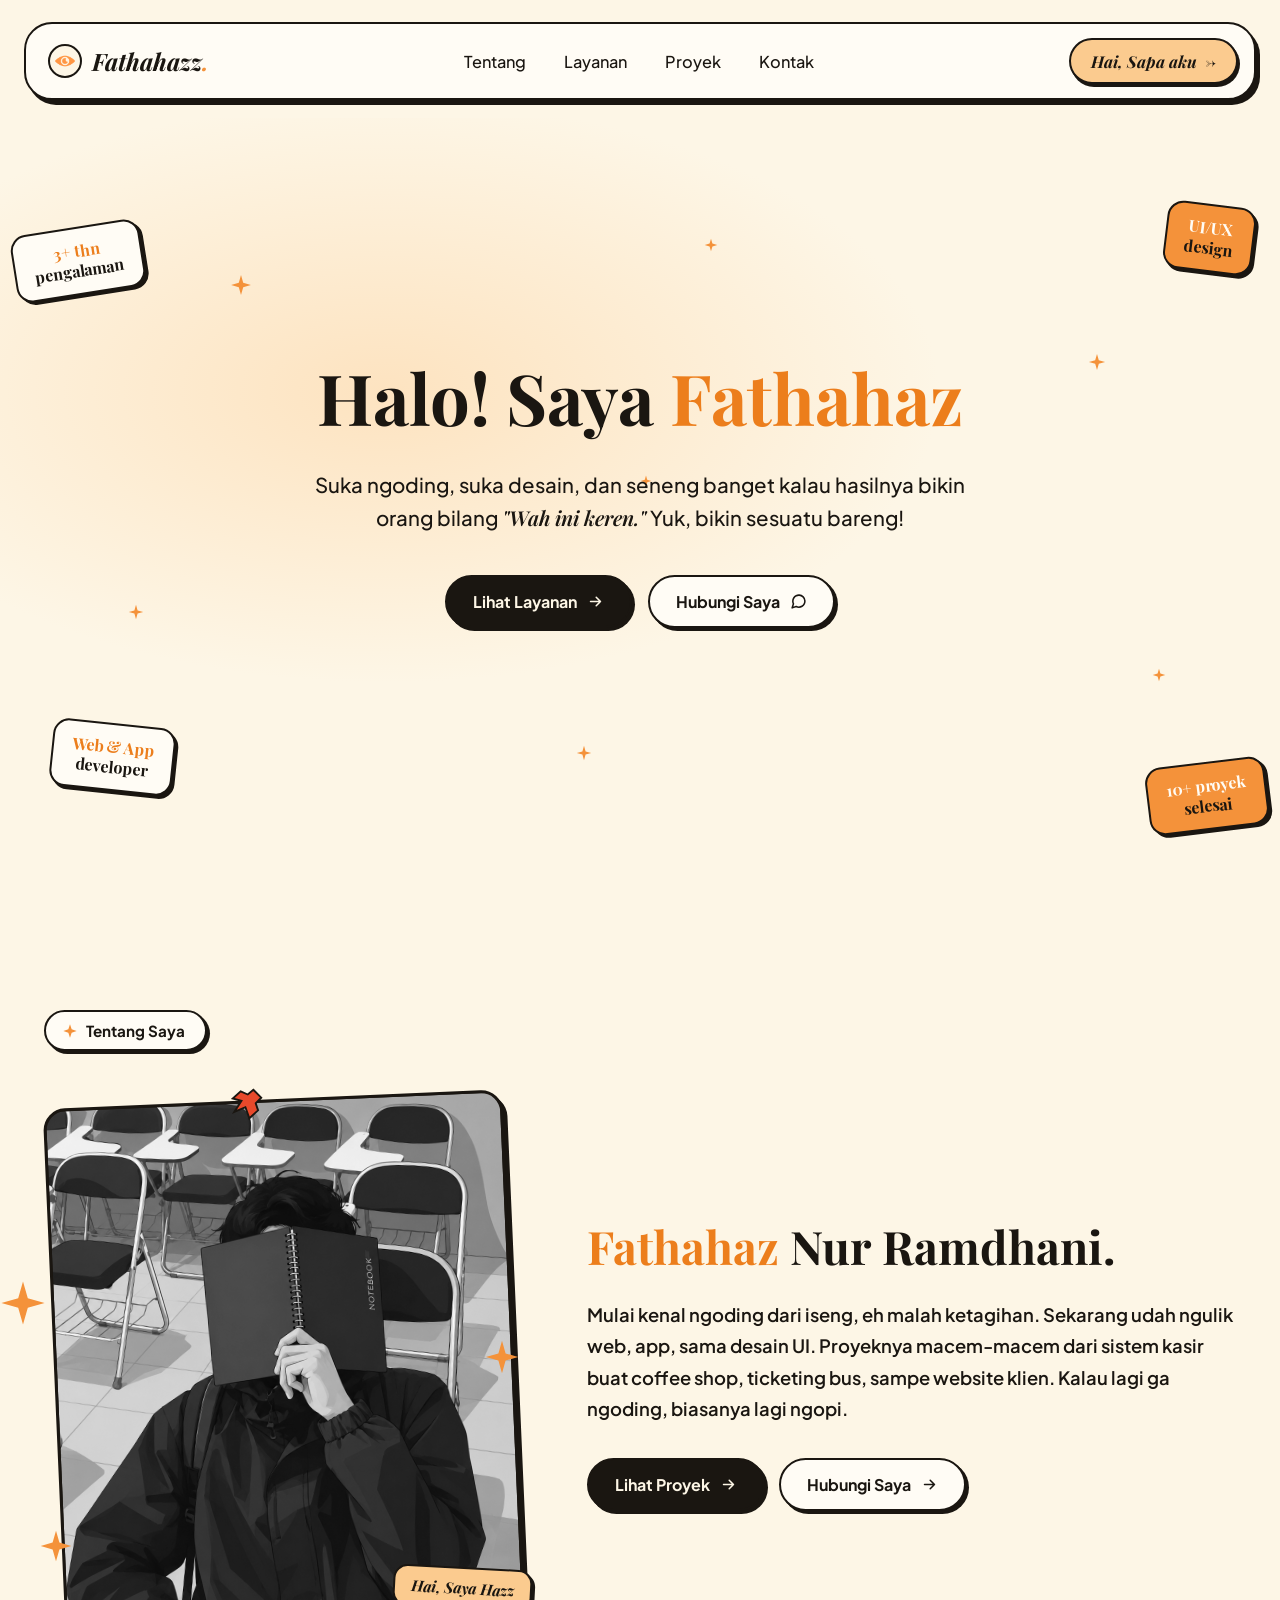
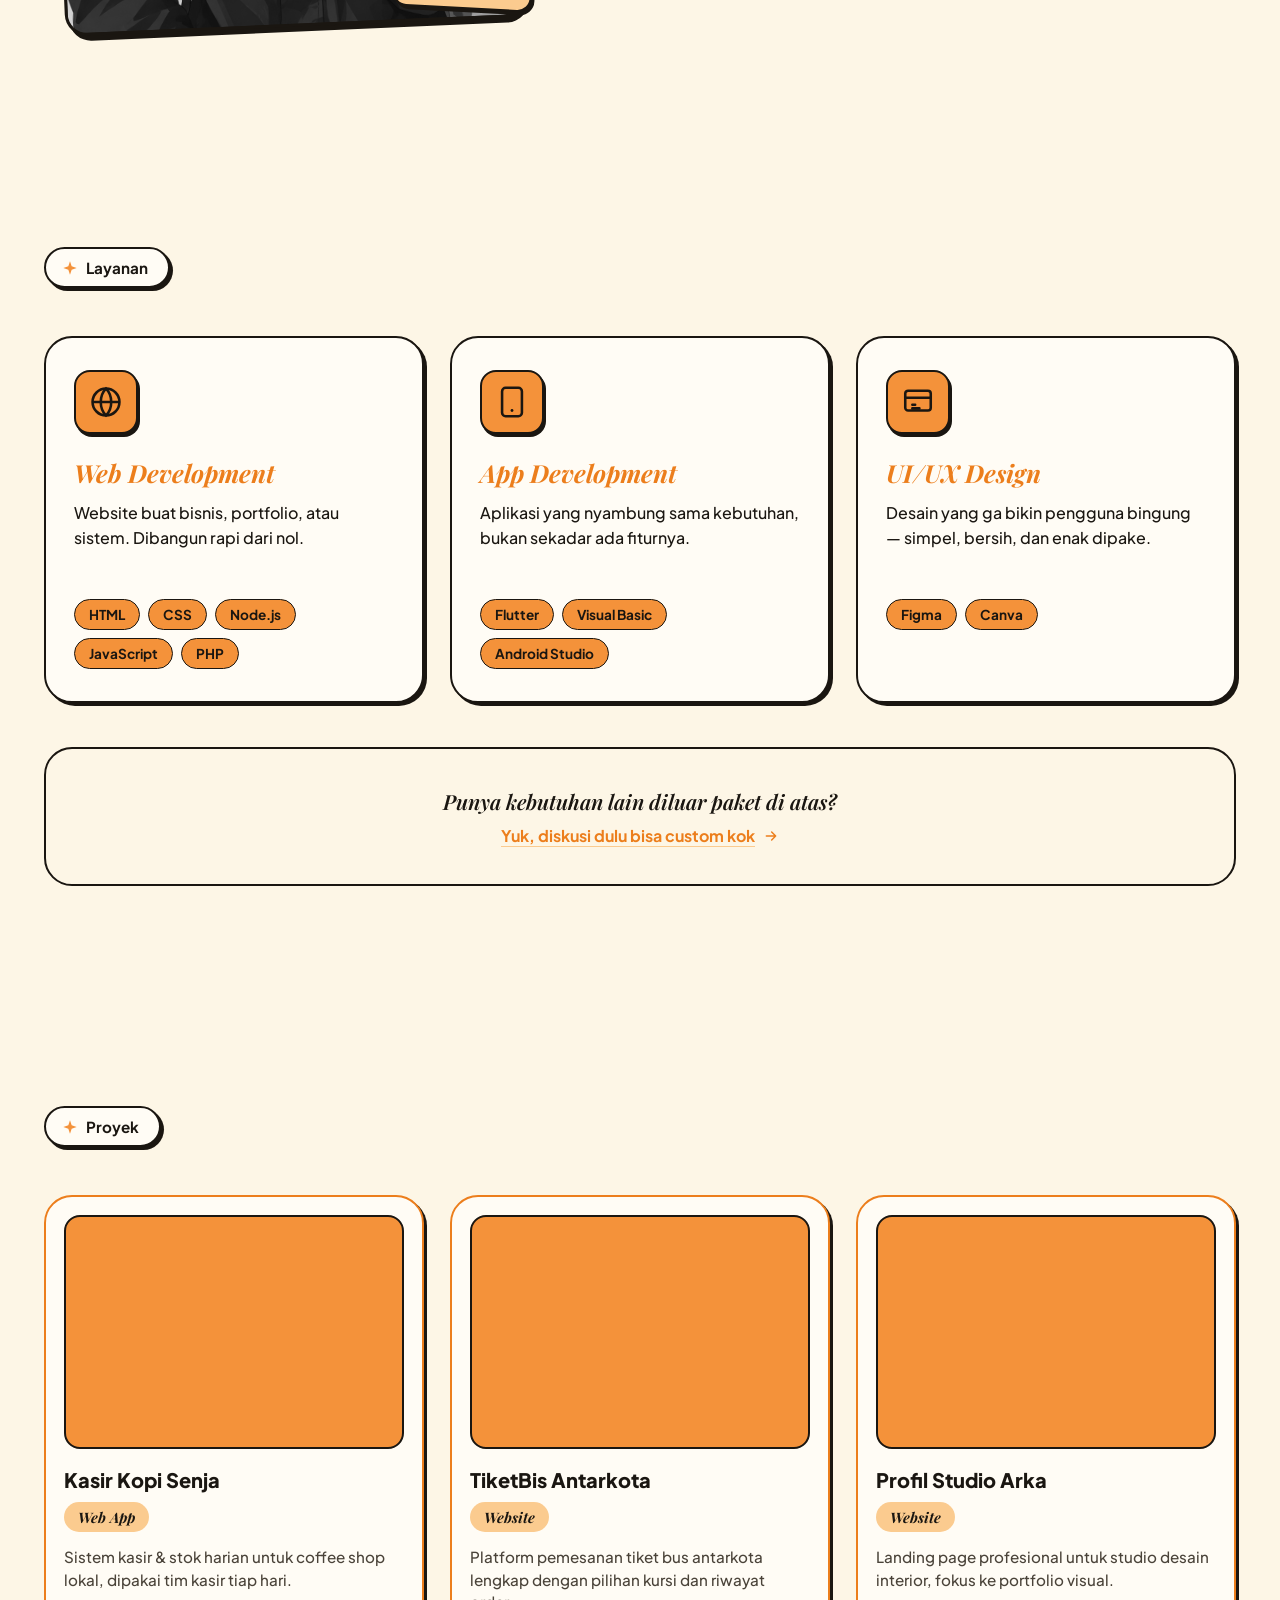
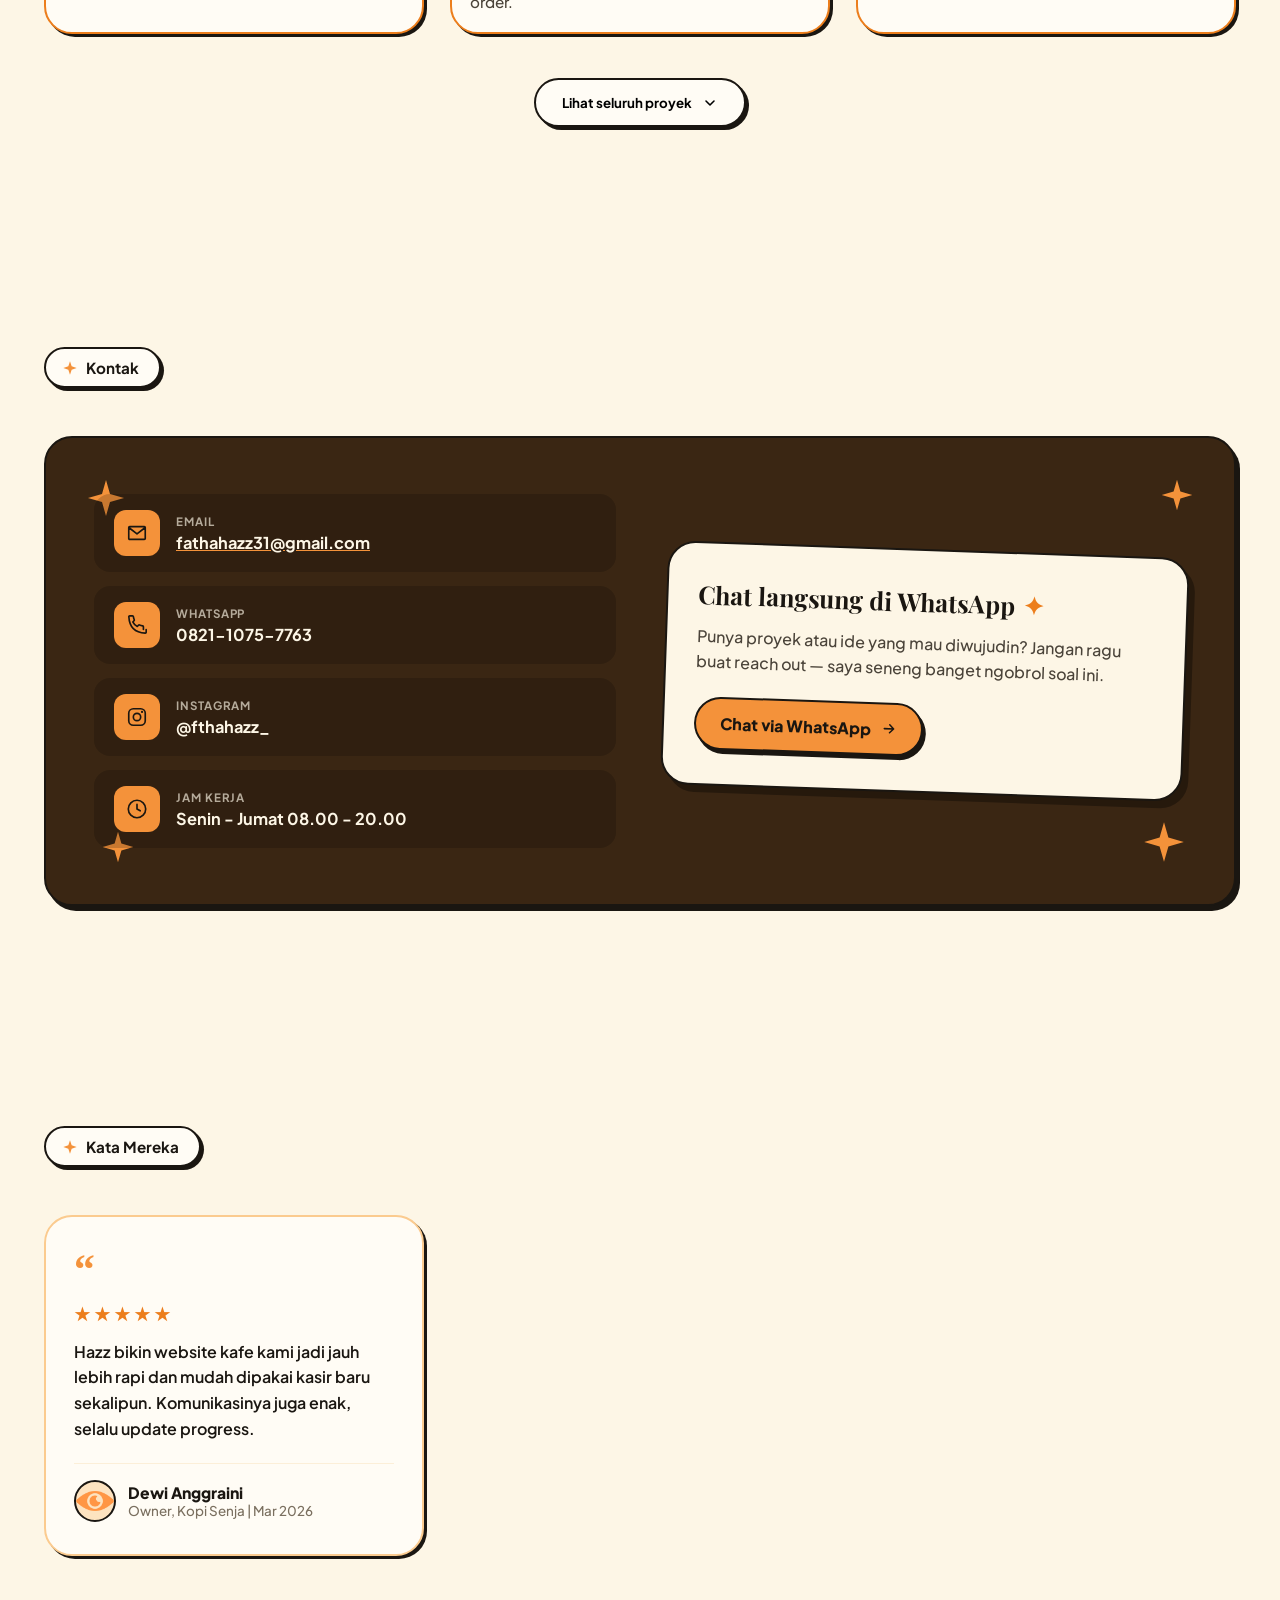
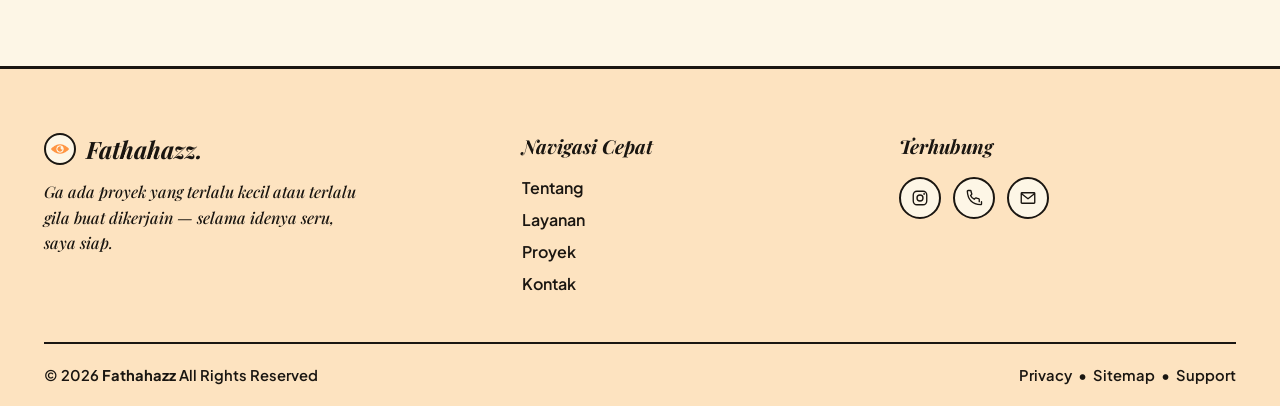
<file: index.html>
<!DOCTYPE html>
<html lang="id">

<head>
    <meta charset="UTF-8">
    <meta name="viewport" content="width=device-width, initial-scale=1.0">
    <title>Fathahazz — Web & App Developer</title>
    <meta name="description" content="Fathahaz Nur Ramdhani — Web Developer, App Developer, UI/UX Designer.">

    <link rel="stylesheet" href="style.css">
    <link rel="preconnect" href="https://fonts.googleapis.com">
    <link rel="preconnect" href="https://fonts.gstatic.com" crossorigin>
    <link
        href="https://fonts.googleapis.com/css2?family=Playfair+Display:ital,wght@0,500;0,600;0,700;0,800;1,500;1,600;1,700&family=Plus+Jakarta+Sans:wght@400;500;600;700;800&display=swap"
        rel="stylesheet">
    <link rel="shortcut icon" href="asset/favicon.ico" type="image/x-icon">
</head>

<body>

    <!-- ============ NAVBAR ============ -->
    <div class="navbar-outer">
        <nav class="navbar">
            <a href="#hero" class="nav-logo" aria-label="Fathahazz - kembali ke atas">
                <span class="eye">
                    <img src="asset/eye.png" alt="" srcset="">
                </span>
                <span class="serif-italic">Fathahazz<span class="dot serif">.</span></span>
            </a>

            <ul class="nav-links" id="navLinks">
                <li><a href="#tentang" data-section="tentang">Tentang</a></li>
                <li><a href="#layanan" data-section="layanan">Layanan</a></li>
                <li><a href="#proyek" data-section="proyek">Proyek</a></li>
                <li><a href="#kontak" data-section="kontak">Kontak</a></li>
            </ul>

            <a href="#tentang" class="nav-cta">
                <span class="cta-text">Hai, Sapa aku</span> →
            </a>

            <button class="nav-burger" id="burgerBtn" aria-label="Buka menu" aria-expanded="false">
                <span></span>
            </button>
        </nav>

        <div class="mobile-menu" id="mobileMenu">
            <a href="#tentang" data-section="tentang">Tentang</a>
            <a href="#layanan" data-section="layanan">Layanan</a>
            <a href="#proyek" data-section="proyek">Proyek</a>
            <a href="#kontak" data-section="kontak">Kontak</a>
        </div>
    </div>
    <div class="nav-spacer"></div>

    <!-- ============ HERO ============ -->
    <section id="hero" class="hero">
        <div class="wrap hero-inner">
            <h1 class="serif">Halo! Saya <span class="accent">Fathahaz</span></h1>
            <p class="lede">Suka ngoding, suka desain, dan seneng banget kalau hasilnya bikin orang bilang <strong>"Wah
                    ini keren."</strong> Yuk, bikin sesuatu bareng!</p>
            <div class="hero-actions">
                <a href="#layanan" class="btn btn-dark">Lihat Layanan
                    <svg viewBox="0 0 24 24" fill="none">
                        <path d="M5 12H19M19 12L13 6M19 12L13 18" stroke="currentColor" stroke-width="2.2"
                            stroke-linecap="round" stroke-linejoin="round" /></svg>
                </a>
                <a href="#kontak" class="btn btn-light">Hubungi Saya
                    <svg viewBox="0 0 24 24" fill="none">
                        <path
                            d="M21 11.5C21.0034 12.8199 20.6951 14.1219 20.1 15.3C19.3944 16.7118 18.3098 17.8992 16.9674 18.7293C15.6251 19.5594 14.0782 19.9994 12.5 20C11.1801 20.0035 9.87812 19.6951 8.7 19.1L3 21L4.9 15.3C4.30493 14.1219 3.99656 12.8199 4 11.5C4.00061 9.92176 4.44061 8.37485 5.27072 7.03255C6.10083 5.69025 7.28825 4.6056 8.7 3.90003C9.87812 3.30496 11.1801 2.99659 12.5 3.00003H13C15.0843 3.11502 17.053 3.99479 18.5291 5.47089C20.0052 6.94699 20.885 8.91568 21 11V11.5Z"
                            stroke="currentColor" stroke-width="2.2" stroke-linecap="round" stroke-linejoin="round" />
                    </svg>
                </a>
            </div>
        </div>

        <!-- floating stickers (naik turun) -->
        <div class="hero-float float-1 float-anim" style="animation-delay:0s;">
            <div class="sticker"><span class="top-word">3+ thn</span>pengalaman</div>
        </div>
        <div class="hero-float float-2 float-anim" style="animation-delay:.6s;">
            <div class="sticker orange"><span class="top-word">UI/UX</span>design</div>
        </div>
        <div class="hero-float float-3 float-anim" style="animation-delay:1.1s;">
            <div class="sticker"><span class="top-word">Web & App</span>developer</div>
        </div>
        <div class="hero-float float-4 float-anim" style="animation-delay:.3s;">
            <div class="sticker orange"><span class="top-word">10+ proyek</span>selesai</div>
        </div>

        <!-- star particles (digenerate JS, naik turun + parallax ringan) -->
        <div id="heroStars"></div>
    </section>

    <!-- ============ TENTANG ============ -->
    <section id="tentang">
        <div class="wrap">
            <div class="eyebrow">
                <svg viewBox="0 0 24 24" fill="currentColor" style="color:var(--orange)">
                    <path d="M12 2L14.5 9.5L22 12L14.5 14.5L12 22L9.5 14.5L2 12L9.5 9.5L12 2Z" /></svg>
                Tentang Saya
            </div>

            <div class="tentang-grid">
                <div class="photo-wrap reveal" id="photoWrap">
                    <svg class="pin-icon" viewBox="0 0 24 24" fill="none">
                        <path d="M16 3L21 8L17.5 11.5L19 16L13.5 21L11 14L4 17L8.5 10L3 8.5L8 4L12.5 6L16 3Z"
                            fill="#E8492B" stroke="#1A1611" stroke-width="1.2" />
                    </svg>
                    <div class="photo-frame">
                        <!-- GANTI src di bawah ini dengan foto profil kamu, mis: src="foto-saya.jpg" -->
                        <img src="asset/hazz1.png" alt="Foto Fathahaz - ganti dengan foto kamu">
                    </div>
                    <div class="photo-badge serif-italic">Hai, Saya Hazz</div>

                    <!-- sparkles yg ngikutin cursor -->
                    <svg class="sparkle-orbit" data-base-x="-55" data-base-y="180" data-amt="22" viewBox="0 0 40 40"
                        width="48" height="48" style="left:-55px; top:180px;">
                        <path d="M20 2 L24 16 L38 20 L24 24 L20 38 L16 24 L2 20 L16 16 Z" fill="currentColor" />
                    </svg>
                    <svg class="sparkle-orbit" data-base-x="430" data-base-y="240" data-amt="18" viewBox="0 0 40 40"
                        width="36" height="36" style="left:430px; top:240px;">
                        <path d="M20 2 L24 16 L38 20 L24 24 L20 38 L16 24 L2 20 L16 16 Z" fill="currentColor" />
                    </svg>
                    <svg class="sparkle-orbit" data-base-x="-15" data-base-y="430" data-amt="16" viewBox="0 0 40 40"
                        width="34" height="34" style="left:-15px; top:430px;">
                        <path d="M20 2 L24 16 L38 20 L24 24 L20 38 L16 24 L2 20 L16 16 Z" fill="currentColor" />
                    </svg>
                </div>

                <div class="tentang-text reveal">
                    <h2 class="serif"><span class="accent">Fathahaz</span> Nur Ramdhani.</h2>
                    <p>Mulai kenal ngoding dari iseng, eh malah ketagihan. Sekarang udah ngulik web, app, sama desain
                        UI. Proyeknya macem-macem dari sistem kasir buat coffee shop, ticketing bus, sampe website
                        klien. Kalau lagi ga ngoding, biasanya lagi ngopi.</p>
                    <div class="tentang-actions">
                        <a href="#proyek" class="btn btn-dark">Lihat Proyek
                            <svg viewBox="0 0 24 24" fill="none">
                                <path d="M5 12H19M19 12L13 6M19 12L13 18" stroke="currentColor" stroke-width="2.2"
                                    stroke-linecap="round" stroke-linejoin="round" /></svg>
                        </a>
                        <a href="#kontak" class="btn btn-light">Hubungi Saya
                            <svg viewBox="0 0 24 24" fill="none">
                                <path d="M5 12H19M19 12L13 6M19 12L13 18" stroke="currentColor" stroke-width="2.2"
                                    stroke-linecap="round" stroke-linejoin="round" /></svg>
                        </a>
                    </div>
                </div>
            </div>
        </div>
    </section>

    <!-- ============ LAYANAN ============ -->
    <section id="layanan">
        <div class="wrap">
            <div class="eyebrow">
                <svg viewBox="0 0 24 24" fill="currentColor" style="color:var(--orange)">
                    <path d="M12 2L14.5 9.5L22 12L14.5 14.5L12 22L9.5 14.5L2 12L9.5 9.5L12 2Z" /></svg>
                Layanan
            </div>

            <div class="layanan-grid">
                <div class="service-card reveal">
                    <div class="service-icon">
                        <svg viewBox="0 0 24 24" fill="none">
                            <circle cx="12" cy="12" r="9.5" stroke="#1A1611" stroke-width="1.8" />
                            <path
                                d="M2.5 12H21.5M12 2.5C14.5 5 15.7 8.3 15.7 12C15.7 15.7 14.5 19 12 21.5C9.5 19 8.3 15.7 8.3 12C8.3 8.3 9.5 5 12 2.5Z"
                                stroke="#1A1611" stroke-width="1.8" /></svg>
                    </div>
                    <h3 class="serif-italic">Web Development</h3>
                    <p>Website buat bisnis, portfolio, atau sistem. Dibangun rapi dari nol.</p>
                    <div class="tag-row">
                        <span class="tag">HTML</span><span class="tag">CSS</span><span class="tag">Node.js</span><span
                            class="tag">JavaScript</span><span class="tag">PHP</span>
                    </div>
                </div>

                <div class="service-card reveal">
                    <div class="service-icon">
                        <svg viewBox="0 0 24 24" fill="none">
                            <rect x="5" y="2" width="14" height="20" rx="2.5" stroke="#1A1611" stroke-width="1.8" />
                            <circle cx="12" cy="18" r="1" fill="#1A1611" /></svg>
                    </div>
                    <h3 class="serif-italic">App Development</h3>
                    <p>Aplikasi yang nyambung sama kebutuhan, bukan sekadar ada fiturnya.</p>
                    <div class="tag-row">
                        <span class="tag">Flutter</span><span class="tag">Visual Basic</span><span class="tag">Android
                            Studio</span>
                    </div>
                </div>

                <div class="service-card reveal">
                    <div class="service-icon">
                        <svg viewBox="0 0 24 24" fill="none">
                            <rect x="3" y="4" width="18" height="14" rx="2" stroke="#1A1611" stroke-width="1.8" />
                            <path d="M3 9H21M8 14H10M8 16.5H13" stroke="#1A1611" stroke-width="1.8"
                                stroke-linecap="round" /></svg>
                    </div>
                    <h3 class="serif-italic">UI/UX Design</h3>
                    <p>Desain yang ga bikin pengguna bingung — simpel, bersih, dan enak dipake.</p>
                    <div class="tag-row">
                        <span class="tag">Figma</span><span class="tag">Canva</span>
                    </div>
                </div>
            </div>

            <div class="cta-banner reveal">
                <p class="serif-italic">Punya kebutuhan lain diluar paket di atas?</p>
                <a href="#kontak">Yuk, diskusi dulu bisa custom kok
                    <svg viewBox="0 0 24 24" fill="none">
                        <path d="M5 12H19M19 12L13 6M19 12L13 18" stroke="currentColor" stroke-width="2.2"
                            stroke-linecap="round" stroke-linejoin="round" /></svg>
                </a>
            </div>
        </div>
    </section>

    <!-- ============ PROYEK ============ -->
    <section id="proyek">
        <div class="wrap">
            <div class="eyebrow">
                <svg viewBox="0 0 24 24" fill="currentColor" style="color:var(--orange)">
                    <path d="M12 2L14.5 9.5L22 12L14.5 14.5L12 22L9.5 14.5L2 12L9.5 9.5L12 2Z" /></svg>
                Proyek
            </div>

            <div class="proyek-grid" id="proyekGrid">
                <!-- 3 proyek pertama, selalu tampil -->
                <div class="project-card reveal">
                    <div class="project-thumb">
                        <!-- ganti dengan <img src="..."> untuk foto proyek: Sistem Kasir Coffee Shop -->
                    </div>
                    <h3>Kasir Kopi Senja</h3>
                    <span class="project-type">Web App</span>
                    <p class="desc">Sistem kasir & stok harian untuk coffee shop lokal, dipakai tim kasir tiap hari.</p>
                </div>
                <div class="project-card reveal">
                    <div class="project-thumb">
                        <!-- ganti dengan <img src="..."> untuk foto proyek: Ticketing Bus -->
                    </div>
                    <h3>TiketBis Antarkota</h3>
                    <span class="project-type">Website</span>
                    <p class="desc">Platform pemesanan tiket bus antarkota lengkap dengan pilihan kursi dan riwayat
                        order.</p>
                </div>
                <div class="project-card reveal">
                    <div class="project-thumb">
                        <!-- ganti dengan <img src="..."> untuk foto proyek: Website Profil Klien -->
                    </div>
                    <h3>Profil Studio Arka</h3>
                    <span class="project-type">Website</span>
                    <p class="desc">Landing page profesional untuk studio desain interior, fokus ke portfolio visual.
                    </p>
                </div>

                <!-- proyek tambahan, awalnya hidden -->
                <div class="project-card reveal hidden-extra">
                    <div class="project-thumb">
                        <!-- ganti dengan <img src="..."> untuk foto proyek: App Inventaris Toko -->
                    </div>
                    <h3>StokKu Inventaris</h3>
                    <span class="project-type">App</span>
                    <p class="desc">Aplikasi pencatatan stok barang untuk toko kelontong dengan notifikasi stok menipis.
                    </p>
                </div>
                <div class="project-card reveal hidden-extra">
                    <div class="project-thumb">
                        <!-- ganti dengan <img src="..."> untuk foto proyek: Dashboard Admin -->
                    </div>
                    <h3>Dashboard Omah Laundry</h3>
                    <span class="project-type">Web App</span>
                    <p class="desc">Dashboard manajemen pesanan laundry, dari input order sampai laporan harian.</p>
                </div>
                <div class="project-card reveal hidden-extra">
                    <div class="project-thumb">
                        <!-- ganti dengan <img src="..."> untuk foto proyek: UI Kit Mobile -->
                    </div>
                    <h3>UI Kit Resep Dapur</h3>
                    <span class="project-type">UI/UX</span>
                    <p class="desc">Desain antarmuka aplikasi resep masakan rumahan, fokus pada navigasi yang mudah.</p>
                </div>
            </div>

            <div class="proyek-actions">
                <button class="btn-toggle" id="toggleProyek">
                    <span id="toggleProyekText">Lihat seluruh proyek</span>
                    <svg viewBox="0 0 24 24" fill="none">
                        <path d="M6 9L12 15L18 9" stroke="currentColor" stroke-width="2.3" stroke-linecap="round"
                            stroke-linejoin="round" /></svg>
                </button>
            </div>
        </div>
    </section>

    <!-- ============ KONTAK ============ -->
    <section id="kontak">
        <div class="wrap">
            <div class="eyebrow">
                <svg viewBox="0 0 24 24" fill="currentColor" style="color:var(--orange)">
                    <path d="M12 2L14.5 9.5L22 12L14.5 14.5L12 22L9.5 14.5L2 12L9.5 9.5L12 2Z" /></svg>
                Kontak
            </div>

            <div class="kontak-panel reveal" id="kontakPanel">
                <!-- sparkle ikut cursor -->
                <svg class="kontak-sparkle" data-base-x="40" data-base-y="40" data-amt="20" viewBox="0 0 40 40"
                    width="40" height="40" style="left:40px; top:40px;">
                    <path d="M20 2 L24 16 L38 20 L24 24 L20 38 L16 24 L2 20 L16 16 Z" fill="currentColor" /></svg>
                <svg class="kontak-sparkle" data-base-x="-9999" data-base-y="40" data-amt="18" viewBox="0 0 40 40"
                    width="34" height="34" style="right:40px; top:40px;">
                    <path d="M20 2 L24 16 L38 20 L24 24 L20 38 L16 24 L2 20 L16 16 Z" fill="currentColor" /></svg>
                <svg class="kontak-sparkle" data-base-x="55" data-base-y="-9999" data-amt="18" viewBox="0 0 40 40"
                    width="34" height="34" style="left:55px; bottom:40px;">
                    <path d="M20 2 L24 16 L38 20 L24 24 L20 38 L16 24 L2 20 L16 16 Z" fill="currentColor" /></svg>
                <svg class="kontak-sparkle" data-base-x="-9999" data-base-y="-9999" data-amt="22" viewBox="0 0 40 40"
                    width="44" height="44" style="right:48px; bottom:40px;">
                    <path d="M20 2 L24 16 L38 20 L24 24 L20 38 L16 24 L2 20 L16 16 Z" fill="currentColor" /></svg>

                <div class="kontak-grid">
                    <div class="info-list">
                        <div class="info-item">
                            <div class="info-icon"><svg viewBox="0 0 24 24" fill="none">
                                    <path
                                        d="M3 6L12 13L21 6M4 5H20C20.55 5 21 5.45 21 6V18C21 18.55 20.55 19 20 19H4C3.45 19 3 18.55 3 18V6C3 5.45 3.45 5 4 5Z"
                                        stroke="#1A1611" stroke-width="1.8" stroke-linejoin="round" /></svg></div>
                            <div>
                                <div class="info-label">Email</div>
                                <div class="info-value"><a href="mailto:fathahazz31@gmail.com">fathahazz31@gmail.com</a>
                                </div>
                            </div>
                        </div>
                        <div class="info-item">
                            <div class="info-icon"><svg viewBox="0 0 24 24" fill="none">
                                    <path
                                        d="M22 16.92V19.92C22 20.47 21.55 20.92 21 20.9C9.4 20.3 3.7 14.6 3.1 3C3.08 2.45 3.53 2 4.08 2H7.08C7.58 2 8.01 2.37 8.07 2.87C8.23 4.06 8.55 5.22 9.02 6.31C9.16 6.65 9.07 7.04 8.8 7.3L7.4 8.7C8.5 11 9.99 12.5 12.3 13.6L13.7 12.2C13.96 11.93 14.35 11.84 14.69 11.98C15.78 12.45 16.94 12.77 18.13 12.93C18.63 12.99 19 13.42 19 13.92V16.92"
                                        stroke="#1A1611" stroke-width="1.8" stroke-linecap="round"
                                        stroke-linejoin="round" /></svg></div>
                            <div>
                                <div class="info-label">WhatsApp</div>
                                <div class="info-value">0821-1075-7763</div>
                            </div>
                        </div>
                        <div class="info-item">
                            <div class="info-icon"><svg viewBox="0 0 24 24" fill="none">
                                    <rect x="3" y="3" width="18" height="18" rx="5" stroke="#1A1611"
                                        stroke-width="1.8" />
                                    <circle cx="12" cy="12" r="4" stroke="#1A1611" stroke-width="1.8" />
                                    <circle cx="17.5" cy="6.5" r="1.2" fill="#1A1611" /></svg></div>
                            <div>
                                <div class="info-label">Instagram</div>
                                <div class="info-value">@fthahazz_</div>
                            </div>
                        </div>
                        <div class="info-item">
                            <div class="info-icon"><svg viewBox="0 0 24 24" fill="none">
                                    <circle cx="12" cy="12" r="9.5" stroke="#1A1611" stroke-width="1.8" />
                                    <path d="M12 7V12L15.5 14" stroke="#1A1611" stroke-width="1.8"
                                        stroke-linecap="round" stroke-linejoin="round" /></svg></div>
                            <div>
                                <div class="info-label">Jam Kerja</div>
                                <div class="info-value">Senin - Jumat 08.00 - 20.00</div>
                            </div>
                        </div>
                    </div>

                    <div class="wa-card">
                        <h3 class="serif">Chat langsung di WhatsApp <span style="color:var(--orange-deep);">✦</span>
                        </h3>
                        <p>Punya proyek atau ide yang mau diwujudin? Jangan ragu buat reach out — saya seneng banget
                            ngobrol soal ini.</p>
                        <a href="https://wa.me/6282110757763" target="_blank" rel="noopener" class="wa-btn">Chat via
                            WhatsApp
                            <svg viewBox="0 0 24 24" fill="none">
                                <path d="M5 12H19M19 12L13 6M19 12L13 18" stroke="currentColor" stroke-width="2.3"
                                    stroke-linecap="round" stroke-linejoin="round" /></svg>
                        </a>
                    </div>
                </div>
            </div>
        </div>
    </section>

    <!-- ============ TESTIMONI ============ -->
    <section id="testimoni">
        <div class="wrap">
            <div class="eyebrow">
                <svg viewBox="0 0 24 24" fill="currentColor" style="color:var(--orange)">
                    <path d="M12 2L14.5 9.5L22 12L14.5 14.5L12 22L9.5 14.5L2 12L9.5 9.5L12 2Z" /></svg>
                Kata Mereka
            </div>

            <div class="testi-grid">
                <div class="testi-card reveal">
                    <div class="quote-mark">&ldquo;</div>
                    <div class="stars">★★★★★</div>
                    <p class="msg">Hazz bikin website kafe kami jadi jauh lebih rapi dan mudah dipakai kasir baru
                        sekalipun. Komunikasinya juga enak, selalu update progress.</p>
                    <div class="testi-foot">
                        <div class="testi-avatar">
                            <img src="asset/eye.png" alt="">
                        </div>
                        <div>
                            <div class="testi-name">Dewi Anggraini</div>
                            <div class="testi-role">Owner, Kopi Senja | Mar 2026</div>
                        </div>
                    </div>
                </div>

                <!-- placeholder kosong, tinggal copas card di atas untuk nambah testi -->
                <!-- <div class="testi-card reveal">
                    <div class="quote-mark">&ldquo;</div>
                    <div class="stars">★★★★★</div>
                    <p class="msg">Hazz bikin website kafe kami jadi jauh lebih rapi dan mudah dipakai kasir baru
                        sekalipun. Komunikasinya juga enak, selalu update progress.</p>
                    <div class="testi-foot">
                        <div class="testi-avatar"></div>
                        <div>
                            <div class="testi-name">Dewi Anggraini</div>
                            <div class="testi-role">Owner, Kopi Senja | Mar 2026</div>
                        </div>
                    </div>
                </div> -->
            </div>
        </div>
    </section>

    <!-- ============ FOOTER ============ -->
    <footer id="footer">
        <div class="wrap">
            <div class="footer-grid">
                <div class="footer-col">
                    <div class="footer-logo">
                        <span class="eye">
                            <img src="asset/eye.png" alt=" " srcset="">
                        </span>
                        <span class="serif-italic">Fathahazz<span class="dot serif">.</span></span>
                    </div>
                    <p class="serif-italic">Ga ada proyek yang terlalu kecil atau terlalu gila buat dikerjain — selama
                        idenya seru, saya siap.</p>
                </div>

                <div class="footer-col">
                    <div class="footer-head">Navigasi Cepat</div>
                    <ul>
                        <li><a href="#tentang">Tentang</a></li>
                        <li><a href="#layanan">Layanan</a></li>
                        <li><a href="#proyek">Proyek</a></li>
                        <li><a href="#kontak">Kontak</a></li>
                    </ul>
                </div>

                <div class="footer-col">
                    <div class="footer-head">Terhubung</div>
                    <div class="social-row">
                        <a href="https://instagram.com/fthahazz_" target="_blank" rel="noopener" class="social-circle"
                            aria-label="Instagram">
                            <svg viewBox="0 0 24 24" fill="none">
                                <rect x="3" y="3" width="18" height="18" rx="5" stroke="#1A1611" stroke-width="1.8" />
                                <circle cx="12" cy="12" r="4" stroke="#1A1611" stroke-width="1.8" />
                                <circle cx="17.5" cy="6.5" r="1.2" fill="#1A1611" /></svg>
                        </a>
                        <a href="https://wa.me/6282110757763" target="_blank" rel="noopener" class="social-circle"
                            aria-label="WhatsApp">
                            <svg viewBox="0 0 24 24" fill="none">
                                <path
                                    d="M22 16.92V19.92C22 20.47 21.55 20.92 21 20.9C9.4 20.3 3.7 14.6 3.1 3C3.08 2.45 3.53 2 4.08 2H7.08C7.58 2 8.01 2.37 8.07 2.87C8.23 4.06 8.55 5.22 9.02 6.31C9.16 6.65 9.07 7.04 8.8 7.3L7.4 8.7C8.5 11 9.99 12.5 12.3 13.6L13.7 12.2C13.96 11.93 14.35 11.84 14.69 11.98C15.78 12.45 16.94 12.77 18.13 12.93C18.63 12.99 19 13.42 19 13.92V16.92"
                                    stroke="#1A1611" stroke-width="1.8" stroke-linecap="round"
                                    stroke-linejoin="round" /></svg>
                        </a>
                        <a href="mailto:fathahazz31@gmail.com" class="social-circle" aria-label="Email">
                            <svg viewBox="0 0 24 24" fill="none">
                                <path
                                    d="M3 6L12 13L21 6M4 5H20C20.55 5 21 5.45 21 6V18C21 18.55 20.55 19 20 19H4C3.45 19 3 18.55 3 18V6C3 5.45 3.45 5 4 5Z"
                                    stroke="#1A1611" stroke-width="1.8" stroke-linejoin="round" /></svg>
                        </a>
                    </div>
                </div>
            </div>

            <div class="footer-bottom">
                <span>© <span id="year"></span> <strong>Fathahazz</strong> All Rights Reserved</span>
                <div class="footer-bottom-links">
                    <span><a href="footer/privacy.html">Privacy</a></span><span>•</span><span><a href="footer/sitemap.html">Sitemap</a></span><span>•</span><span><a href="footer/support.html">Support</a></span>
                </div>
            </div>
        </div>
    </footer>

    <button id="backToTop" class="back-to-top" aria-label="Kembali ke atas">
        <svg viewBox="0 0 24 24" fill="none">
            <path d="M12 19V5M12 5L5 12M12 5L19 12" stroke="currentColor" stroke-width="2.4" stroke-linecap="round"
                stroke-linejoin="round" /></svg>
    </button>

    <script src="script.js"></script>
</body>

</html>
</file>
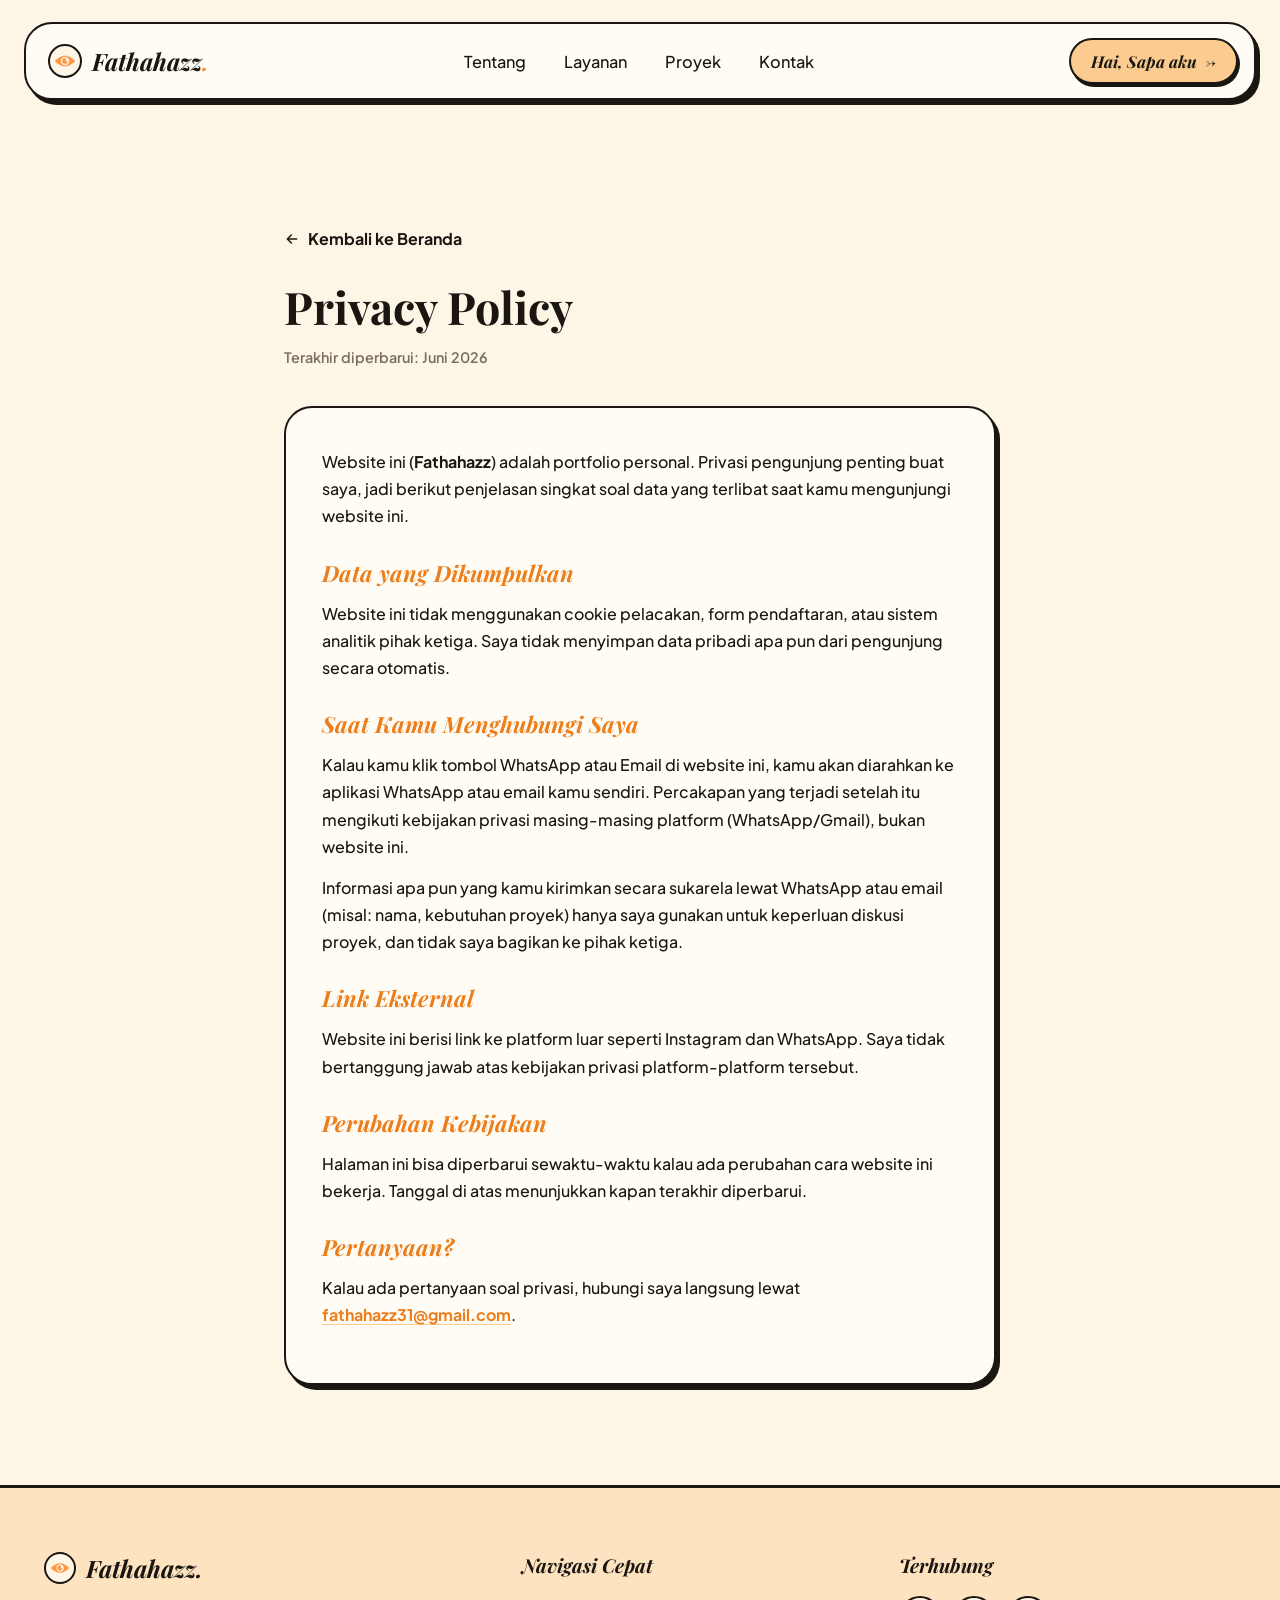
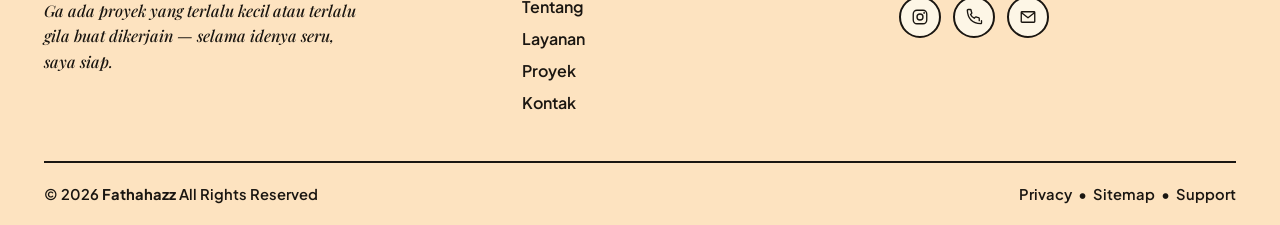
<file: footer/privacy.html>
<!DOCTYPE html>
<html lang="id">

<head>
    <meta charset="UTF-8">
    <meta name="viewport" content="width=device-width, initial-scale=1.0">
    <title>Privacy Policy — Fathahazz</title>
    <meta name="description" content="Kebijakan privasi website Fathahazz.">

    <link rel="stylesheet" href="style.css">
    <link rel="preconnect" href="https://fonts.googleapis.com">
    <link rel="preconnect" href="https://fonts.gstatic.com" crossorigin>
    <link
        href="https://fonts.googleapis.com/css2?family=Playfair+Display:ital,wght@0,500;0,600;0,700;0,800;1,500;1,600;1,700&family=Plus+Jakarta+Sans:wght@400;500;600;700;800&display=swap"
        rel="stylesheet">
</head>

<body>

    <!-- ============ NAVBAR ============ -->
    <div class="navbar-outer">
        <nav class="navbar">
            <a href="../index.html" class="nav-logo" aria-label="Fathahazz - kembali ke beranda">
                <span class="eye">
                    <img src="../asset/eye.png" alt="" srcset="">
                </span>
                <span class="serif-italic">Fathahazz<span class="dot serif">.</span></span>
            </a>

            <ul class="nav-links" id="navLinks">
                <li><a href="../index.html#tentang">Tentang</a></li>
                <li><a href="../index.html#layanan">Layanan</a></li>
                <li><a href="../index.html#proyek">Proyek</a></li>
                <li><a href="../index.html#kontak">Kontak</a></li>
            </ul>

            <a href="../index.html#tentang" class="nav-cta">
                <span class="cta-text">Hai, Sapa aku</span> →
            </a>

            <button class="nav-burger" id="burgerBtn" aria-label="Buka menu" aria-expanded="false">
                <span></span>
            </button>
        </nav>

        <div class="mobile-menu" id="mobileMenu">
            <a href="../index.html#tentang">Tentang</a>
            <a href="../index.html#layanan">Layanan</a>
            <a href="../index.html#proyek">Proyek</a>
            <a href="../index.html#kontak">Kontak</a>
        </div>
    </div>
    <div class="nav-spacer"></div>

    <!-- ============ KONTEN ============ -->
    <section class="simple-page">
        <div class="wrap">
            <a href="../index.html" class="back-link">
                <svg viewBox="0 0 24 24" fill="none"><path d="M19 12H5M5 12L11 18M5 12L11 6" stroke="currentColor" stroke-width="2.2" stroke-linecap="round" stroke-linejoin="round"/></svg>
                Kembali ke Beranda
            </a>

            <h1 class="serif">Privacy Policy</h1>
            <p class="updated">Terakhir diperbarui: Juni 2026</p>

            <div class="simple-card">
                <p>Website ini (<strong>Fathahazz</strong>) adalah portfolio personal. Privasi pengunjung penting buat saya, jadi berikut penjelasan singkat soal data yang terlibat saat kamu mengunjungi website ini.</p>

                <h2 class="serif-italic">Data yang Dikumpulkan</h2>
                <p>Website ini tidak menggunakan cookie pelacakan, form pendaftaran, atau sistem analitik pihak ketiga. Saya tidak menyimpan data pribadi apa pun dari pengunjung secara otomatis.</p>

                <h2 class="serif-italic">Saat Kamu Menghubungi Saya</h2>
                <p>Kalau kamu klik tombol WhatsApp atau Email di website ini, kamu akan diarahkan ke aplikasi WhatsApp atau email kamu sendiri. Percakapan yang terjadi setelah itu mengikuti kebijakan privasi masing-masing platform (WhatsApp/Gmail), bukan website ini.</p>
                <p>Informasi apa pun yang kamu kirimkan secara sukarela lewat WhatsApp atau email (misal: nama, kebutuhan proyek) hanya saya gunakan untuk keperluan diskusi proyek, dan tidak saya bagikan ke pihak ketiga.</p>

                <h2 class="serif-italic">Link Eksternal</h2>
                <p>Website ini berisi link ke platform luar seperti Instagram dan WhatsApp. Saya tidak bertanggung jawab atas kebijakan privasi platform-platform tersebut.</p>

                <h2 class="serif-italic">Perubahan Kebijakan</h2>
                <p>Halaman ini bisa diperbarui sewaktu-waktu kalau ada perubahan cara website ini bekerja. Tanggal di atas menunjukkan kapan terakhir diperbarui.</p>

                <h2 class="serif-italic">Pertanyaan?</h2>
                <p>Kalau ada pertanyaan soal privasi, hubungi saya langsung lewat <a href="mailto:fathahazz31@gmail.com">fathahazz31@gmail.com</a>.</p>
            </div>
        </div>
    </section>

    <!-- ============ FOOTER ============ -->
    <footer id="footer">
        <div class="wrap">
            <div class="footer-grid">
                <div class="footer-col">
                    <div class="footer-logo">
                        <span class="eye">
                            <img src="../asset/eye.png" alt="" srcset="">
                        </span>
                        <span class="serif-italic">Fathahazz<span class="dot serif">.</span></span>
                    </div>
                    <p class="serif-italic">Ga ada proyek yang terlalu kecil atau terlalu gila buat dikerjain — selama
                        idenya seru, saya siap.</p>
                </div>

                <div class="footer-col">
                    <div class="footer-head">Navigasi Cepat</div>
                    <ul>
                        <li><a href="../index.html#tentang">Tentang</a></li>
                        <li><a href="../index.html#layanan">Layanan</a></li>
                        <li><a href="../index.html#proyek">Proyek</a></li>
                        <li><a href="../index.html#kontak">Kontak</a></li>
                    </ul>
                </div>

                <div class="footer-col">
                    <div class="footer-head">Terhubung</div>
                    <div class="social-row">
                        <a href="https://instagram.com/fthahazz_" target="_blank" rel="noopener" class="social-circle"
                            aria-label="Instagram">
                            <svg viewBox="0 0 24 24" fill="none">
                                <rect x="3" y="3" width="18" height="18" rx="5" stroke="#1A1611" stroke-width="1.8" />
                                <circle cx="12" cy="12" r="4" stroke="#1A1611" stroke-width="1.8" />
                                <circle cx="17.5" cy="6.5" r="1.2" fill="#1A1611" /></svg>
                        </a>
                        <a href="https://wa.me/6282110757763" target="_blank" rel="noopener" class="social-circle"
                            aria-label="WhatsApp">
                            <svg viewBox="0 0 24 24" fill="none">
                                <path
                                    d="M22 16.92V19.92C22 20.47 21.55 20.92 21 20.9C9.4 20.3 3.7 14.6 3.1 3C3.08 2.45 3.53 2 4.08 2H7.08C7.58 2 8.01 2.37 8.07 2.87C8.23 4.06 8.55 5.22 9.02 6.31C9.16 6.65 9.07 7.04 8.8 7.3L7.4 8.7C8.5 11 9.99 12.5 12.3 13.6L13.7 12.2C13.96 11.93 14.35 11.84 14.69 11.98C15.78 12.45 16.94 12.77 18.13 12.93C18.63 12.99 19 13.42 19 13.92V16.92"
                                    stroke="#1A1611" stroke-width="1.8" stroke-linecap="round"
                                    stroke-linejoin="round" /></svg>
                        </a>
                        <a href="mailto:fathahazz31@gmail.com" class="social-circle" aria-label="Email">
                            <svg viewBox="0 0 24 24" fill="none">
                                <path
                                    d="M3 6L12 13L21 6M4 5H20C20.55 5 21 5.45 21 6V18C21 18.55 20.55 19 20 19H4C3.45 19 3 18.55 3 18V6C3 5.45 3.45 5 4 5Z"
                                    stroke="#1A1611" stroke-width="1.8" stroke-linejoin="round" /></svg>
                        </a>
                    </div>
                </div>
            </div>

            <div class="footer-bottom">
                <span>© <span id="year"></span> <strong>Fathahazz</strong> All Rights Reserved</span>
                <div class="footer-bottom-links">
                    <a href="privacy.html">Privacy</a><span>•</span><a href="sitemap.html">Sitemap</a><span>•</span><a href="support.html">Support</a>
                </div>
            </div>
        </div>
    </footer>

    <button id="backToTop" class="back-to-top" aria-label="Kembali ke atas">
        <svg viewBox="0 0 24 24" fill="none">
            <path d="M12 19V5M12 5L5 12M12 5L19 12" stroke="currentColor" stroke-width="2.4" stroke-linecap="round"
                stroke-linejoin="round" /></svg>
    </button>

    <script>
        document.getElementById('year').textContent = new Date().getFullYear();

        const burgerBtn = document.getElementById('burgerBtn');
        const mobileMenu = document.getElementById('mobileMenu');
        const navbarOuterEl = document.querySelector('.navbar-outer');

        burgerBtn.addEventListener('click', (e) => {
            e.stopPropagation();
            mobileMenu.classList.toggle('show');
            burgerBtn.classList.toggle('open');
        });
        document.addEventListener('click', (e) => {
            if (mobileMenu.classList.contains('show') && !navbarOuterEl.contains(e.target)) {
                mobileMenu.classList.remove('show');
                burgerBtn.classList.remove('open');
            }
        });

        const backToTopBtn = document.getElementById('backToTop');
        function updateBackToTop() {
            if (window.scrollY > window.innerHeight * 0.5) {
                backToTopBtn.classList.add('show');
            } else {
                backToTopBtn.classList.remove('show');
            }
        }
        window.addEventListener('scroll', () => requestAnimationFrame(updateBackToTop));
        updateBackToTop();
        backToTopBtn.addEventListener('click', () => window.scrollTo({ top: 0, behavior: 'smooth' }));
    </script>
</body>

</html>
</file>
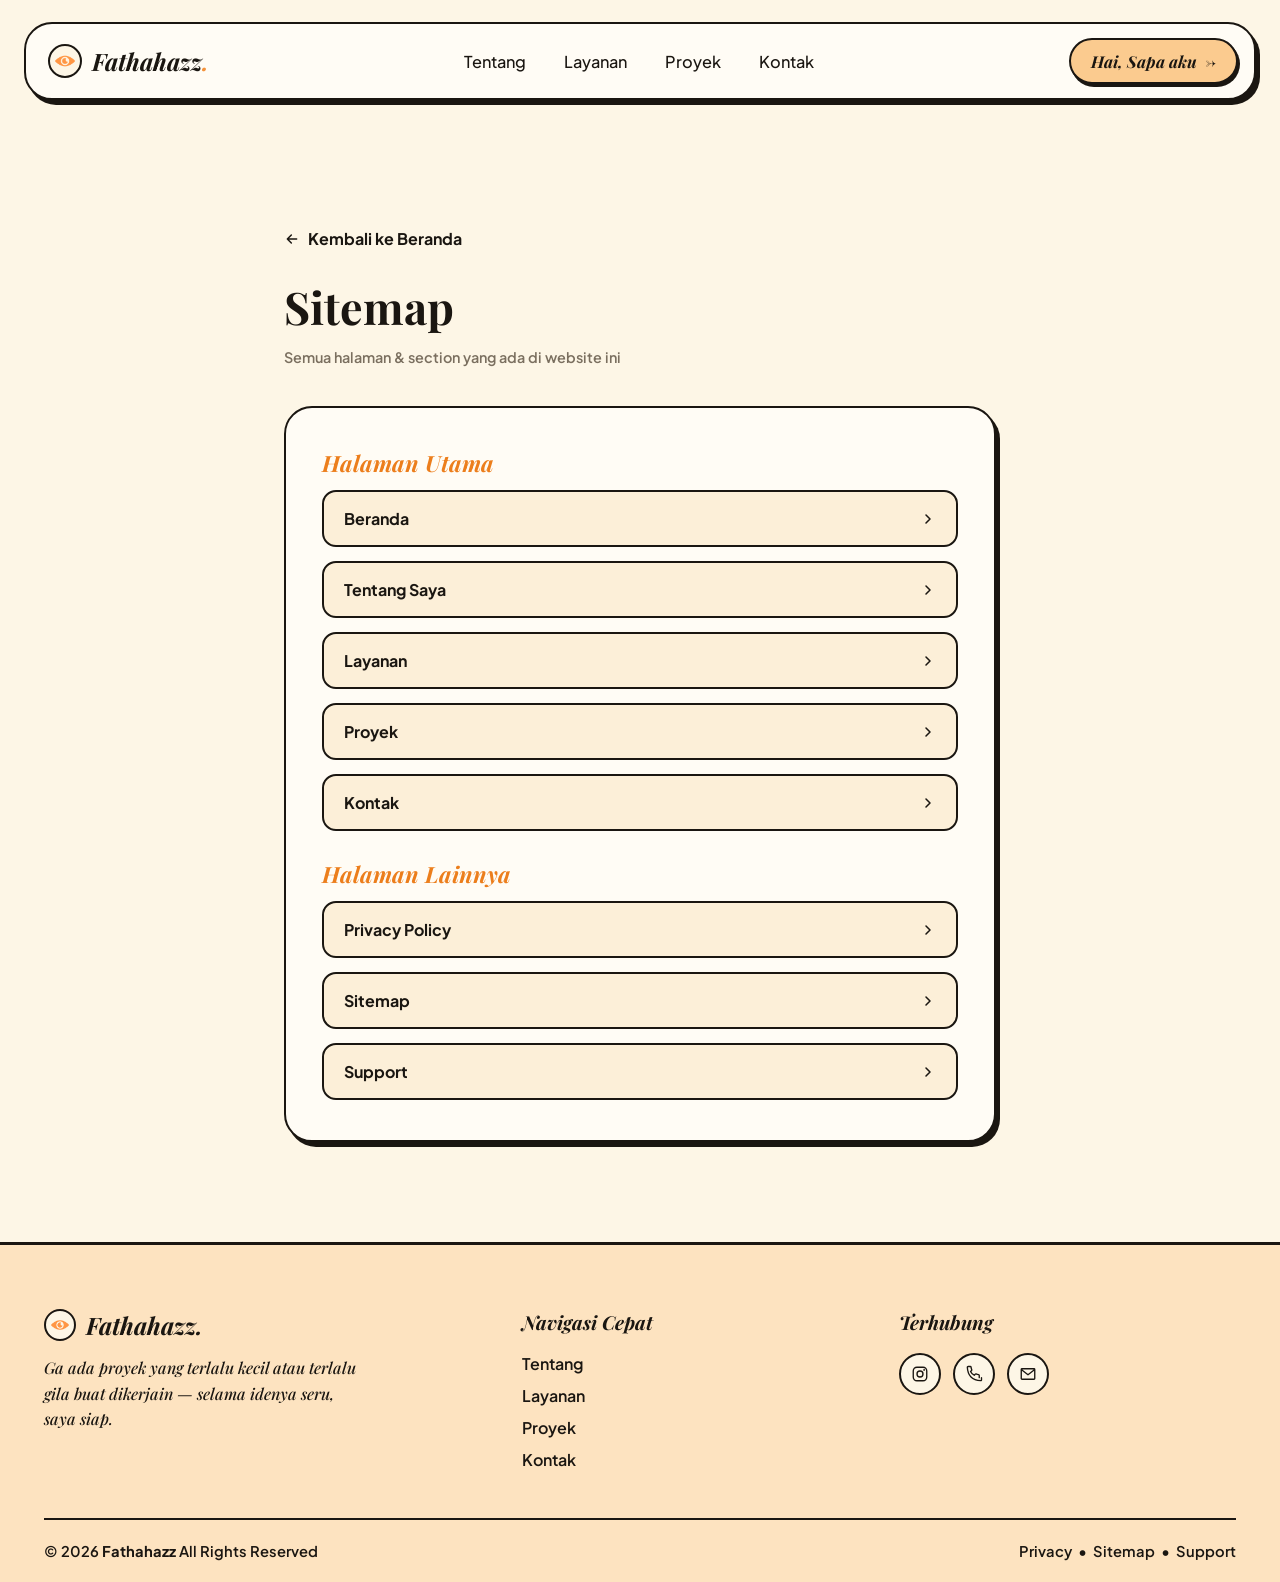
<file: footer/sitemap.html>
<!DOCTYPE html>
<html lang="id">

<head>
    <meta charset="UTF-8">
    <meta name="viewport" content="width=device-width, initial-scale=1.0">
    <title>Sitemap — Fathahazz</title>
    <meta name="description" content="Peta situs website Fathahazz.">

    <link rel="stylesheet" href="style.css">
    <link rel="preconnect" href="https://fonts.googleapis.com">
    <link rel="preconnect" href="https://fonts.gstatic.com" crossorigin>
    <link
        href="https://fonts.googleapis.com/css2?family=Playfair+Display:ital,wght@0,500;0,600;0,700;0,800;1,500;1,600;1,700&family=Plus+Jakarta+Sans:wght@400;500;600;700;800&display=swap"
        rel="stylesheet">
</head>

<body>

    <!-- ============ NAVBAR ============ -->
    <div class="navbar-outer">
        <nav class="navbar">
            <a href="../index.html" class="nav-logo" aria-label="Fathahazz - kembali ke beranda">
                <span class="eye">
                    <img src="../asset/eye.png" alt="">
                </span>
                <span class="serif-italic">Fathahazz<span class="dot serif">.</span></span>
            </a>

            <ul class="nav-links" id="navLinks">
                <li><a href="../index.html#tentang">Tentang</a></li>
                <li><a href="../index.html#layanan">Layanan</a></li>
                <li><a href="../index.html#proyek">Proyek</a></li>
                <li><a href="../index.html#kontak">Kontak</a></li>
            </ul>

            <a href="../index.html#tentang" class="nav-cta">
                <span class="cta-text">Hai, Sapa aku</span> →
            </a>

            <button class="nav-burger" id="burgerBtn" aria-label="Buka menu" aria-expanded="false">
                <span></span>
            </button>
        </nav>

        <div class="mobile-menu" id="mobileMenu">
            <a href="../index.html#tentang">Tentang</a>
            <a href="../index.html#layanan">Layanan</a>
            <a href="../index.html#proyek">Proyek</a>
            <a href="../index.html#kontak">Kontak</a>
        </div>
    </div>
    <div class="nav-spacer"></div>

    <!-- ============ KONTEN ============ -->
    <section class="simple-page">
        <div class="wrap">
            <a href="../index.html" class="back-link">
                <svg viewBox="0 0 24 24" fill="none"><path d="M19 12H5M5 12L11 18M5 12L11 6" stroke="currentColor" stroke-width="2.2" stroke-linecap="round" stroke-linejoin="round"/></svg>
                Kembali ke Beranda
            </a>

            <h1 class="serif">Sitemap</h1>
            <p class="updated">Semua halaman & section yang ada di website ini</p>

            <div class="simple-card">
                <h2 class="serif-italic">Halaman Utama</h2>
                <div class="sitemap-list">
                    <a href="../index.html#hero">
                        Beranda
                        <svg viewBox="0 0 24 24" fill="none" width="16" height="16"><path d="M9 18L15 12L9 6" stroke="currentColor" stroke-width="2.3" stroke-linecap="round" stroke-linejoin="round"/></svg>
                    </a>
                    <a href="../index.html#tentang">
                        Tentang Saya
                        <svg viewBox="0 0 24 24" fill="none" width="16" height="16"><path d="M9 18L15 12L9 6" stroke="currentColor" stroke-width="2.3" stroke-linecap="round" stroke-linejoin="round"/></svg>
                    </a>
                    <a href="../index.html#layanan">
                        Layanan
                        <svg viewBox="0 0 24 24" fill="none" width="16" height="16"><path d="M9 18L15 12L9 6" stroke="currentColor" stroke-width="2.3" stroke-linecap="round" stroke-linejoin="round"/></svg>
                    </a>
                    <a href="../index.html#proyek">
                        Proyek
                        <svg viewBox="0 0 24 24" fill="none" width="16" height="16"><path d="M9 18L15 12L9 6" stroke="currentColor" stroke-width="2.3" stroke-linecap="round" stroke-linejoin="round"/></svg>
                    </a>
                    <a href="../index.html#kontak">
                        Kontak
                        <svg viewBox="0 0 24 24" fill="none" width="16" height="16"><path d="M9 18L15 12L9 6" stroke="currentColor" stroke-width="2.3" stroke-linecap="round" stroke-linejoin="round"/></svg>
                    </a>
                </div>

                <h2 class="serif-italic">Halaman Lainnya</h2>
                <div class="sitemap-list">
                    <a href="privacy.html">
                        Privacy Policy
                        <svg viewBox="0 0 24 24" fill="none" width="16" height="16"><path d="M9 18L15 12L9 6" stroke="currentColor" stroke-width="2.3" stroke-linecap="round" stroke-linejoin="round"/></svg>
                    </a>
                    <a href="sitemap.html">
                        Sitemap
                        <svg viewBox="0 0 24 24" fill="none" width="16" height="16"><path d="M9 18L15 12L9 6" stroke="currentColor" stroke-width="2.3" stroke-linecap="round" stroke-linejoin="round"/></svg>
                    </a>
                    <a href="support.html">
                        Support
                        <svg viewBox="0 0 24 24" fill="none" width="16" height="16"><path d="M9 18L15 12L9 6" stroke="currentColor" stroke-width="2.3" stroke-linecap="round" stroke-linejoin="round"/></svg>
                    </a>
                </div>
            </div>
        </div>
    </section>

    <!-- ============ FOOTER ============ -->
    <footer id="footer">
        <div class="wrap">
            <div class="footer-grid">
                <div class="footer-col">
                    <div class="footer-logo">
                        <span class="eye">
                            <img src="../asset/eye.png" alt="" srcset="">
                        </span>
                        <span class="serif-italic">Fathahazz<span class="dot serif">.</span></span>
                    </div>
                    <p class="serif-italic">Ga ada proyek yang terlalu kecil atau terlalu gila buat dikerjain — selama
                        idenya seru, saya siap.</p>
                </div>

                <div class="footer-col">
                    <div class="footer-head">Navigasi Cepat</div>
                    <ul>
                        <li><a href="../index.html#tentang">Tentang</a></li>
                        <li><a href="../index.html#layanan">Layanan</a></li>
                        <li><a href="../index.html#proyek">Proyek</a></li>
                        <li><a href="../index.html#kontak">Kontak</a></li>
                    </ul>
                </div>

                <div class="footer-col">
                    <div class="footer-head">Terhubung</div>
                    <div class="social-row">
                        <a href="https://instagram.com/fthahazz_" target="_blank" rel="noopener" class="social-circle"
                            aria-label="Instagram">
                            <svg viewBox="0 0 24 24" fill="none">
                                <rect x="3" y="3" width="18" height="18" rx="5" stroke="#1A1611" stroke-width="1.8" />
                                <circle cx="12" cy="12" r="4" stroke="#1A1611" stroke-width="1.8" />
                                <circle cx="17.5" cy="6.5" r="1.2" fill="#1A1611" /></svg>
                        </a>
                        <a href="https://wa.me/6282110757763" target="_blank" rel="noopener" class="social-circle"
                            aria-label="WhatsApp">
                            <svg viewBox="0 0 24 24" fill="none">
                                <path
                                    d="M22 16.92V19.92C22 20.47 21.55 20.92 21 20.9C9.4 20.3 3.7 14.6 3.1 3C3.08 2.45 3.53 2 4.08 2H7.08C7.58 2 8.01 2.37 8.07 2.87C8.23 4.06 8.55 5.22 9.02 6.31C9.16 6.65 9.07 7.04 8.8 7.3L7.4 8.7C8.5 11 9.99 12.5 12.3 13.6L13.7 12.2C13.96 11.93 14.35 11.84 14.69 11.98C15.78 12.45 16.94 12.77 18.13 12.93C18.63 12.99 19 13.42 19 13.92V16.92"
                                    stroke="#1A1611" stroke-width="1.8" stroke-linecap="round"
                                    stroke-linejoin="round" /></svg>
                        </a>
                        <a href="mailto:fathahazz31@gmail.com" class="social-circle" aria-label="Email">
                            <svg viewBox="0 0 24 24" fill="none">
                                <path
                                    d="M3 6L12 13L21 6M4 5H20C20.55 5 21 5.45 21 6V18C21 18.55 20.55 19 20 19H4C3.45 19 3 18.55 3 18V6C3 5.45 3.45 5 4 5Z"
                                    stroke="#1A1611" stroke-width="1.8" stroke-linejoin="round" /></svg>
                        </a>
                    </div>
                </div>
            </div>

            <div class="footer-bottom">
                <span>© <span id="year"></span> <strong>Fathahazz</strong> All Rights Reserved</span>
                <div class="footer-bottom-links">
                    <a href="privacy.html">Privacy</a><span>•</span><a href="sitemap.html">Sitemap</a><span>•</span><a href="support.html">Support</a>
                </div>
            </div>
        </div>
    </footer>

    <button id="backToTop" class="back-to-top" aria-label="Kembali ke atas">
        <svg viewBox="0 0 24 24" fill="none">
            <path d="M12 19V5M12 5L5 12M12 5L19 12" stroke="currentColor" stroke-width="2.4" stroke-linecap="round"
                stroke-linejoin="round" /></svg>
    </button>

    <script>
        document.getElementById('year').textContent = new Date().getFullYear();

        const burgerBtn = document.getElementById('burgerBtn');
        const mobileMenu = document.getElementById('mobileMenu');
        const navbarOuterEl = document.querySelector('.navbar-outer');

        burgerBtn.addEventListener('click', (e) => {
            e.stopPropagation();
            mobileMenu.classList.toggle('show');
            burgerBtn.classList.toggle('open');
        });
        document.addEventListener('click', (e) => {
            if (mobileMenu.classList.contains('show') && !navbarOuterEl.contains(e.target)) {
                mobileMenu.classList.remove('show');
                burgerBtn.classList.remove('open');
            }
        });

        const backToTopBtn = document.getElementById('backToTop');
        function updateBackToTop() {
            if (window.scrollY > window.innerHeight * 0.5) {
                backToTopBtn.classList.add('show');
            } else {
                backToTopBtn.classList.remove('show');
            }
        }
        window.addEventListener('scroll', () => requestAnimationFrame(updateBackToTop));
        updateBackToTop();
        backToTopBtn.addEventListener('click', () => window.scrollTo({ top: 0, behavior: 'smooth' }));
    </script>
</body>

</html>
</file>
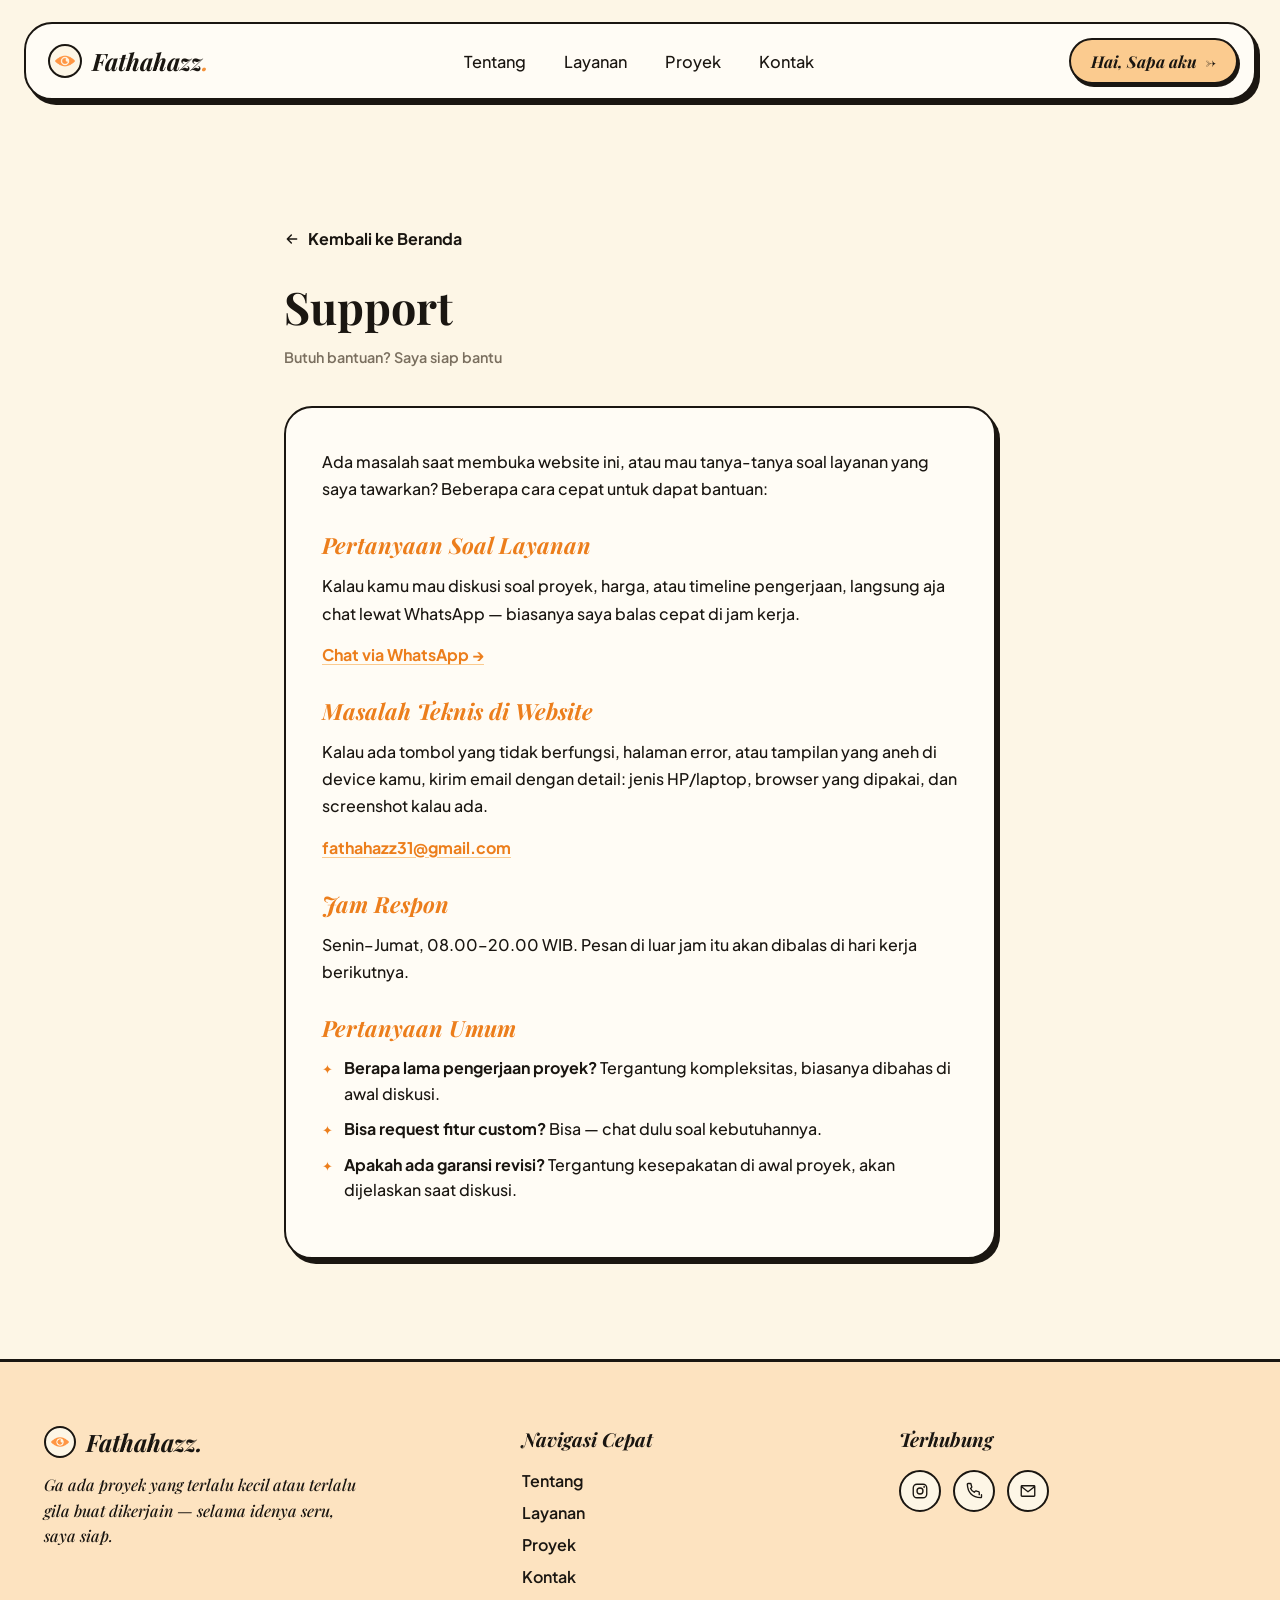
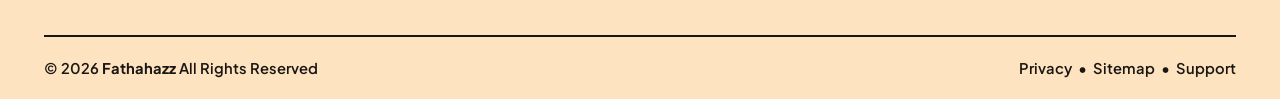
<file: footer/support.html>
<!DOCTYPE html>
<html lang="id">

<head>
    <meta charset="UTF-8">
    <meta name="viewport" content="width=device-width, initial-scale=1.0">
    <title>Support — Fathahazz</title>
    <meta name="description" content="Bantuan dan kontak untuk website Fathahazz.">

    <link rel="stylesheet" href="style.css">
    <link rel="preconnect" href="https://fonts.googleapis.com">
    <link rel="preconnect" href="https://fonts.gstatic.com" crossorigin>
    <link
        href="https://fonts.googleapis.com/css2?family=Playfair+Display:ital,wght@0,500;0,600;0,700;0,800;1,500;1,600;1,700&family=Plus+Jakarta+Sans:wght@400;500;600;700;800&display=swap"
        rel="stylesheet">
</head>

<body>

    <!-- ============ NAVBAR ============ -->
    <div class="navbar-outer">
        <nav class="navbar">
            <a href="../index.html" class="nav-logo" aria-label="Fathahazz - kembali ke beranda">
                <span class="eye">
                    <img src="../asset/eye.png" alt="">
                </span>
                <span class="serif-italic">Fathahazz<span class="dot serif">.</span></span>
            </a>

            <ul class="nav-links" id="navLinks">
                <li><a href="../index.html#tentang">Tentang</a></li>
                <li><a href="../index.html#layanan">Layanan</a></li>
                <li><a href="../index.html#proyek">Proyek</a></li>
                <li><a href="../index.html#kontak">Kontak</a></li>
            </ul>

            <a href="../index.html#tentang" class="nav-cta">
                <span class="cta-text">Hai, Sapa aku</span> →
            </a>

            <button class="nav-burger" id="burgerBtn" aria-label="Buka menu" aria-expanded="false">
                <span></span>
            </button>
        </nav>

        <div class="mobile-menu" id="mobileMenu">
            <a href="../index.html#tentang">Tentang</a>
            <a href="../index.html#layanan">Layanan</a>
            <a href="../index.html#proyek">Proyek</a>
            <a href="../index.html#kontak">Kontak</a>
        </div>
    </div>
    <div class="nav-spacer"></div>

    <!-- ============ KONTEN ============ -->
    <section class="simple-page">
        <div class="wrap">
            <a href="../index.html" class="back-link">
                <svg viewBox="0 0 24 24" fill="none"><path d="M19 12H5M5 12L11 18M5 12L11 6" stroke="currentColor" stroke-width="2.2" stroke-linecap="round" stroke-linejoin="round"/></svg>
                Kembali ke Beranda
            </a>

            <h1 class="serif">Support</h1>
            <p class="updated">Butuh bantuan? Saya siap bantu</p>

            <div class="simple-card">
                <p>Ada masalah saat membuka website ini, atau mau tanya-tanya soal layanan yang saya tawarkan? Beberapa cara cepat untuk dapat bantuan:</p>

                <h2 class="serif-italic">Pertanyaan Soal Layanan</h2>
                <p>Kalau kamu mau diskusi soal proyek, harga, atau timeline pengerjaan, langsung aja chat lewat WhatsApp — biasanya saya balas cepat di jam kerja.</p>
                <p><a href="https://wa.me/6282110757763" target="_blank" rel="noopener">Chat via WhatsApp →</a></p>

                <h2 class="serif-italic">Masalah Teknis di Website</h2>
                <p>Kalau ada tombol yang tidak berfungsi, halaman error, atau tampilan yang aneh di device kamu, kirim email dengan detail: jenis HP/laptop, browser yang dipakai, dan screenshot kalau ada.</p>
                <p><a href="mailto:fathahazz31@gmail.com">fathahazz31@gmail.com</a></p>

                <h2 class="serif-italic">Jam Respon</h2>
                <p>Senin–Jumat, 08.00–20.00 WIB. Pesan di luar jam itu akan dibalas di hari kerja berikutnya.</p>

                <h2 class="serif-italic">Pertanyaan Umum</h2>
                <ul>
                    <li><strong>Berapa lama pengerjaan proyek?</strong> Tergantung kompleksitas, biasanya dibahas di awal diskusi.</li>
                    <li><strong>Bisa request fitur custom?</strong> Bisa — chat dulu soal kebutuhannya.</li>
                    <li><strong>Apakah ada garansi revisi?</strong> Tergantung kesepakatan di awal proyek, akan dijelaskan saat diskusi.</li>
                </ul>
            </div>
        </div>
    </section>

    <!-- ============ FOOTER ============ -->
    <footer id="footer">
        <div class="wrap">
            <div class="footer-grid">
                <div class="footer-col">
                    <div class="footer-logo">
                        <span class="eye">
                            <img src="../asset/eye.png" alt="">
                        </span>
                        <span class="serif-italic">Fathahazz<span class="dot serif">.</span></span>
                    </div>
                    <p class="serif-italic">Ga ada proyek yang terlalu kecil atau terlalu gila buat dikerjain — selama
                        idenya seru, saya siap.</p>
                </div>

                <div class="footer-col">
                    <div class="footer-head">Navigasi Cepat</div>
                    <ul>
                        <li><a href="../index.html#tentang">Tentang</a></li>
                        <li><a href="../index.html#layanan">Layanan</a></li>
                        <li><a href="../index.html#proyek">Proyek</a></li>
                        <li><a href="../index.html#kontak">Kontak</a></li>
                    </ul>
                </div>

                <div class="footer-col">
                    <div class="footer-head">Terhubung</div>
                    <div class="social-row">
                        <a href="https://instagram.com/fthahazz_" target="_blank" rel="noopener" class="social-circle"
                            aria-label="Instagram">
                            <svg viewBox="0 0 24 24" fill="none">
                                <rect x="3" y="3" width="18" height="18" rx="5" stroke="#1A1611" stroke-width="1.8" />
                                <circle cx="12" cy="12" r="4" stroke="#1A1611" stroke-width="1.8" />
                                <circle cx="17.5" cy="6.5" r="1.2" fill="#1A1611" /></svg>
                        </a>
                        <a href="https://wa.me/6282110757763" target="_blank" rel="noopener" class="social-circle"
                            aria-label="WhatsApp">
                            <svg viewBox="0 0 24 24" fill="none">
                                <path
                                    d="M22 16.92V19.92C22 20.47 21.55 20.92 21 20.9C9.4 20.3 3.7 14.6 3.1 3C3.08 2.45 3.53 2 4.08 2H7.08C7.58 2 8.01 2.37 8.07 2.87C8.23 4.06 8.55 5.22 9.02 6.31C9.16 6.65 9.07 7.04 8.8 7.3L7.4 8.7C8.5 11 9.99 12.5 12.3 13.6L13.7 12.2C13.96 11.93 14.35 11.84 14.69 11.98C15.78 12.45 16.94 12.77 18.13 12.93C18.63 12.99 19 13.42 19 13.92V16.92"
                                    stroke="#1A1611" stroke-width="1.8" stroke-linecap="round"
                                    stroke-linejoin="round" /></svg>
                        </a>
                        <a href="mailto:fathahazz31@gmail.com" class="social-circle" aria-label="Email">
                            <svg viewBox="0 0 24 24" fill="none">
                                <path
                                    d="M3 6L12 13L21 6M4 5H20C20.55 5 21 5.45 21 6V18C21 18.55 20.55 19 20 19H4C3.45 19 3 18.55 3 18V6C3 5.45 3.45 5 4 5Z"
                                    stroke="#1A1611" stroke-width="1.8" stroke-linejoin="round" /></svg>
                        </a>
                    </div>
                </div>
            </div>

            <div class="footer-bottom">
                <span>© <span id="year"></span> <strong>Fathahazz</strong> All Rights Reserved</span>
                <div class="footer-bottom-links">
                    <a href="privacy.html">Privacy</a><span>•</span><a href="sitemap.html">Sitemap</a><span>•</span><a href="support.html">Support</a>
                </div>
            </div>
        </div>
    </footer>

    <button id="backToTop" class="back-to-top" aria-label="Kembali ke atas">
        <svg viewBox="0 0 24 24" fill="none">
            <path d="M12 19V5M12 5L5 12M12 5L19 12" stroke="currentColor" stroke-width="2.4" stroke-linecap="round"
                stroke-linejoin="round" /></svg>
    </button>

    <script>
        document.getElementById('year').textContent = new Date().getFullYear();

        const burgerBtn = document.getElementById('burgerBtn');
        const mobileMenu = document.getElementById('mobileMenu');
        const navbarOuterEl = document.querySelector('.navbar-outer');

        burgerBtn.addEventListener('click', (e) => {
            e.stopPropagation();
            mobileMenu.classList.toggle('show');
            burgerBtn.classList.toggle('open');
        });
        document.addEventListener('click', (e) => {
            if (mobileMenu.classList.contains('show') && !navbarOuterEl.contains(e.target)) {
                mobileMenu.classList.remove('show');
                burgerBtn.classList.remove('open');
            }
        });

        const backToTopBtn = document.getElementById('backToTop');
        function updateBackToTop() {
            if (window.scrollY > window.innerHeight * 0.5) {
                backToTopBtn.classList.add('show');
            } else {
                backToTopBtn.classList.remove('show');
            }
        }
        window.addEventListener('scroll', () => requestAnimationFrame(updateBackToTop));
        updateBackToTop();
        backToTopBtn.addEventListener('click', () => window.scrollTo({ top: 0, behavior: 'smooth' }));
    </script>
</body>

</html>
</file>
<file: style.css>
:root {
    --cream: #FDF6E6;
    --cream-deep: #FCEFD8;
    --ink: #1A1611;
    --orange: #F4923A;
    --orange-deep: #EC7E1C;
    --orange-pale: #FBCB8F;
    --orange-paler: #FDE3C0;
    --brown-dark: #3A2613;
    --line: #1A1611;
    --white: #FFFCF5;
    --shadow-off: 4px 5px 0px var(--ink);
    --shadow-off-sm: 3px 3px 0px var(--ink);
    --radius-lg: 28px;
    --radius-md: 18px;
    --radius-pill: 999px;
}

* {
    margin: 0;
    padding: 0;
    box-sizing: border-box;
}

html {
    scroll-behavior: smooth;
}

body {
    background: var(--cream);
    color: var(--ink);
    font-family: 'Plus Jakarta Sans', sans-serif;
    overflow-x: hidden;
    -webkit-font-smoothing: antialiased;
    width: 100%;
}

a {
    text-decoration: none;
    color: inherit;
}

ul {
    list-style: none;
}

button {
    font-family: inherit;
    cursor: pointer;
    border: none;
    background: none;
}

img {
    max-width: 100%;
    display: block;
}

.serif {
    font-family: 'Playfair Display', serif;
}

.serif-italic {
    font-family: 'Playfair Display', serif;
    font-style: italic;
}

:focus-visible {
    outline: 3px solid var(--orange-deep);
    outline-offset: 3px;
    border-radius: 6px;
}

.wrap {
    max-width: 1240px;
    margin: 0 auto;
    padding: 0 24px;
}

/* ============ NAVBAR ============ */
.nav-spacer {
    height: 118px;
}

@media (max-width:860px) {
    .nav-spacer {
        height: 104px;
    }
}

.navbar-outer {
    position: fixed;
    top: 0;
    left: 0;
    right: 0;
    z-index: 1000;
    padding: 22px 24px;
    pointer-events: none;
    max-width: 100vw;
}

.navbar {
    max-width: 1240px;
    margin: 0 auto;
    pointer-events: all;
    background: var(--white);
    border: 2.5px solid var(--ink);
    border-radius: var(--radius-lg);
    box-shadow: var(--shadow-off);
    padding: 14px 16px 14px 22px;
    display: flex;
    align-items: center;
    justify-content: space-between;
    gap: 20px;
    transition: box-shadow .25s ease, transform .25s ease;
    width: 100%;
}

.nav-logo {
    display: flex;
    align-items: center;
    gap: 10px;
    font-size: 1.5rem;
    font-weight: 700;
    white-space: nowrap;
    min-width: 0;
}

.nav-logo .eye {
    width: 34px;
    height: 34px;
    border-radius: 50%;
    border: 2.5px solid var(--ink);
    display: flex;
    align-items: center;
    justify-content: center;
    background: var(--cream);
    flex-shrink: 0;
    overflow: hidden;
}

.nav-logo .eye svg,
.nav-logo .eye img {
    width: 20px;
    height: 20px;
}

.nav-logo .dot {
    color: var(--orange);
    font-size: 1.5rem;
}

.nav-links {
    display: flex;
    align-items: center;
    gap: 34px;
    font-weight: 500;
    font-size: 1.02rem;
}

.nav-links a {
    position: relative;
    padding: 4px 2px;
    color: var(--ink);
    transition: color .2s;
}

.nav-links a::after {
    content: '';
    position: absolute;
    left: 0;
    bottom: -4px;
    height: 2px;
    width: 0%;
    background: var(--orange-deep);
    transition: width .25s ease;
}

.nav-links a:hover {
    color: var(--orange-deep);
}

.nav-links a.active {
    color: var(--orange-deep);
    font-weight: 700;
}

.nav-links a.active::after {
    width: 100%;
}

.nav-cta {
    background: var(--orange-pale);
    border: 2.5px solid var(--ink);
    border-radius: var(--radius-pill);
    padding: 10px 20px;
    font-family: 'Playfair Display', serif;
    font-style: italic;
    font-weight: 700;
    font-size: 1.02rem;
    display: flex;
    align-items: center;
    gap: 8px;
    white-space: nowrap;
    box-shadow: 2px 3px 0px var(--ink);
    transition: transform .15s ease, box-shadow .15s ease;
    flex-shrink: 0;
}

.nav-cta:hover {
    transform: translate(-1px, -1px);
    box-shadow: 3px 4px 0px var(--ink);
}

.nav-cta:active {
    transform: translate(1px, 1px);
    box-shadow: 1px 1px 0px var(--ink);
}

.nav-burger {
    display: none;
    width: 42px;
    height: 42px;
    border: 2.5px solid var(--ink);
    border-radius: 50%;
    align-items: center;
    justify-content: center;
    flex-shrink: 0;
    background: var(--cream);
}

.nav-burger span,
.nav-burger span::before,
.nav-burger span::after {
    content: '';
    display: block;
    width: 18px;
    height: 2px;
    background: var(--ink);
    position: relative;
    transition: .25s;
}

.nav-burger span::before {
    position: absolute;
    top: -6px;
    width: 18px;
}

.nav-burger span::after {
    position: absolute;
    top: 6px;
    width: 18px;
}

.nav-burger.open span {
    background: transparent;
}

.nav-burger.open span::before {
    transform: rotate(45deg);
    top: 0;
}

.nav-burger.open span::after {
    transform: rotate(-45deg);
    top: 0;
}

.mobile-menu {
    max-width: 1240px;
    margin: 8px auto 0;
    background: var(--white);
    border: 2.5px solid var(--ink);
    border-radius: var(--radius-md);
    box-shadow: var(--shadow-off);
    padding: 14px;
    display: none;
    flex-direction: column;
    gap: 6px;
    pointer-events: all;
}

.mobile-menu.show {
    display: flex;
}

.mobile-menu a {
    padding: 12px 14px;
    border-radius: 12px;
    font-weight: 600;
}

.mobile-menu a.active {
    background: var(--orange-paler);
    color: var(--orange-deep);
}

/* ≤860px: nav-links hilang, burger muncul */
@media (max-width:860px) {
    .nav-links {
        display: none;
    }

    .nav-burger {
        display: flex;
    }
}

/* ≤480px: nav-cta dihapus TOTAL dari navbar mobile (bukan cuma disembunyikan teksnya) */
@media (max-width:480px) {
    .nav-cta {
        display: none;
    }

    .navbar {
        justify-content: space-between;
        padding: 12px 14px;
        gap: 10px;
    }
}

/* ============ SHARED ============ */
section {
    padding: 110px 0;
    position: relative;
    scroll-margin-top: 15px;
    overflow-x: hidden;
}

@media (max-width:860px) {
    section {
        padding: 80px 0;
        scroll-margin-top: 78px;
    }
}

.eyebrow {
    display: inline-flex;
    align-items: center;
    gap: 8px;
    background: var(--white);
    border: 2.5px solid var(--ink);
    border-radius: var(--radius-pill);
    padding: 9px 20px 9px 16px;
    font-weight: 700;
    font-size: 0.95rem;
    box-shadow: var(--shadow-off-sm);
    margin-bottom: 48px;
}

.eyebrow svg {
    width: 16px;
    height: 16px;
    flex-shrink: 0;
}

.section-title {
    font-family: 'Playfair Display', serif;
    font-weight: 700;
    line-height: 1.05;
}

/* ============ HERO ============ */
.hero {
    min-height: calc(100vh - 118px);
    display: flex;
    align-items: center;
    padding: 70px 0 110px;
    position: relative;
    overflow: hidden;
    background: radial-gradient(ellipse 70% 60% at 30% 35%, var(--orange-paler) 0%, var(--cream) 62%);
}

.hero-inner {
    position: relative;
    max-width: 880px;
    margin: 0 auto;
    text-align: center;
    z-index: 3;
}

.hero-eyebrow-row {
    display: flex;
    justify-content: center;
    margin-bottom: 8px;
}

.hero h1 {
    font-size: clamp(2.4rem, 6vw, 4.4rem);
    margin-bottom: 26px;
}

.hero h1 .accent {
    color: var(--orange-deep);
}

.hero p.lede {
    font-size: clamp(1.05rem, 1.6vw, 1.35rem);
    line-height: 1.55;
    font-weight: 500;
    max-width: 680px;
    margin: 0 auto 40px;
}

.hero p.lede strong {
    font-style: italic;
    font-family: 'Playfair Display', serif;
    font-weight: 600;
}

.hero-actions {
    display: flex;
    justify-content: center;
    align-items: center;
    gap: 16px;
    flex-wrap: wrap;
}

.btn {
    display: inline-flex;
    align-items: center;
    gap: 10px;
    padding: 14px 26px;
    border-radius: var(--radius-pill);
    border: 2.5px solid var(--ink);
    font-weight: 700;
    font-size: 1rem;
    box-shadow: var(--shadow-off-sm);
    transition: transform .15s ease, box-shadow .15s ease;
    white-space: nowrap;
}

.btn:hover {
    transform: translate(-2px, -2px);
    box-shadow: 5px 6px 0px var(--ink);
}

.btn:active {
    transform: translate(1px, 1px);
    box-shadow: 1px 1px 0px var(--ink);
}

.btn svg {
    width: 17px;
    height: 17px;
    flex-shrink: 0;
    transition: transform .2s;
}

.btn:hover svg {
    transform: translateX(3px);
}

.btn-dark {
    background: var(--ink);
    color: var(--cream);
}

.btn-light {
    background: var(--white);
    color: var(--ink);
}

.btn-orange {
    background: var(--orange);
    color: var(--ink);
}

/* floating sticker tags + sparkles in hero */
.hero-float {
    position: absolute;
    z-index: 2;
    pointer-events: none;
}

.sticker {
    background: var(--white);
    border: 2.5px solid var(--ink);
    border-radius: 16px;
    box-shadow: var(--shadow-off-sm);
    padding: 12px 18px;
    font-family: 'Playfair Display', serif;
    font-weight: 700;
    font-size: 1rem;
    line-height: 1.25;
    text-align: center;
    white-space: nowrap;
}

.sticker.orange {
    background: var(--orange);
}

.sticker .top-word {
    color: var(--orange-deep);
    display: block;
}

.sticker.orange .top-word {
    color: var(--white);
}

.float-1 {
    top: 14%;
    left: 1%;
    transform: rotate(-9deg);
}

.float-2 {
    top: 11%;
    right: 2%;
    transform: rotate(7deg);
}

.float-3 {
    bottom: 14%;
    left: 4%;
    transform: rotate(6deg);
}

.float-4 {
    bottom: 9%;
    right: 1%;
    transform: rotate(-7deg);
}

@media (max-width:1080px) {

    .float-1,
    .float-2,
    .float-3,
    .float-4 {
        display: none;
    }
}

@media (max-width:1080px) {
    .hero {
        min-height: calc(100vh - 104px);
        padding: 50px 0;
    }
}

.sparkle-svg {
    position: absolute;
    color: var(--orange);
    z-index: 2;
    pointer-events: none;
}

/* ============ TENTANG ============ */
.tentang-grid {
    display: grid;
    grid-template-columns: 0.85fr 1.15fr;
    gap: 64px;
    align-items: center;
}

@media (max-width:900px) {
    .tentang-grid {
        grid-template-columns: 1fr;
        gap: 48px;
    }
}

.photo-wrap {
    position: relative;
    max-width: 460px;
    margin: 0 auto;
}

.photo-frame {
    position: relative;
    border: 3px solid var(--ink);
    border-radius: 22px;
    box-shadow: var(--shadow-off);
    overflow: hidden;
    transform: rotate(-2.5deg);
    background: var(--ink);
}

.photo-frame img {
    width: 100%;
    aspect-ratio: 4/4.6;
    object-fit: cover;
    filter: grayscale(1) contrast(1.05);
}

.photo-badge {
    position: absolute;
    bottom: 18px;
    right: -18px;
    background: var(--orange-pale);
    border: 2.5px solid var(--ink);
    border-radius: 14px;
    padding: 9px 16px;
    font-family: 'Playfair Display', serif;
    font-style: italic;
    font-weight: 700;
    font-size: 0.95rem;
    box-shadow: var(--shadow-off-sm);
    transform: rotate(3deg);
    white-space: nowrap;
}

.pin-icon {
    position: absolute;
    top: -14px;
    left: 38%;
    width: 38px;
    height: 38px;
    z-index: 5;
}

#tentang .sparkle-orbit {
    position: absolute;
    color: var(--orange);
    z-index: 4;
    pointer-events: none;
    transition: transform .4s cubic-bezier(.2, .8, .2, 1);
}

.tentang-text h2 {
    font-size: clamp(2rem, 3.6vw, 3.1rem);
    margin-bottom: 22px;
}

.tentang-text h2 .accent {
    color: var(--orange-deep);
}

.tentang-text p {
    font-size: 1.15rem;
    line-height: 1.7;
    font-weight: 600;
    margin-bottom: 34px;
}

.tentang-actions {
    display: flex;
    gap: 14px;
    flex-wrap: wrap;
}

/* ============ LAYANAN ============ */
.layanan-grid {
    display: grid;
    grid-template-columns: repeat(3, 1fr);
    gap: 26px;
    margin-bottom: 44px;
}

@media (max-width:900px) {
    .layanan-grid {
        grid-template-columns: 1fr;
        max-width: 480px;
        margin: 0 auto 44px;
    }
}

.service-card {
    background: var(--white);
    border: 2.5px solid var(--ink);
    border-radius: var(--radius-lg);
    padding: 32px 28px;
    box-shadow: var(--shadow-off-sm);
    transition: transform .2s ease, box-shadow .2s ease;
}

.service-card:hover {
    transform: translate(-3px, -5px);
    box-shadow: 7px 9px 0px var(--ink);
}

.service-icon {
    width: 64px;
    height: 64px;
    background: var(--orange);
    border: 2.5px solid var(--ink);
    border-radius: 16px;
    display: flex;
    align-items: center;
    justify-content: center;
    margin-bottom: 22px;
    box-shadow: 2px 3px 0px var(--ink);
}

.service-icon svg {
    width: 34px;
    height: 34px;
    color: var(--ink);
}

.service-card h3 {
    font-family: 'Playfair Display', serif;
    font-style: italic;
    font-weight: 700;
    font-size: 1.55rem;
    color: var(--orange-deep);
    margin-bottom: 12px;
}

.service-card p {
    font-size: 1rem;
    line-height: 1.55;
    font-weight: 500;
    margin-bottom: 20px;
    min-height: 78px;
}

.tag-row {
    display: flex;
    flex-wrap: wrap;
    gap: 8px;
}

.tag {
    background: var(--orange);
    border: 1.5px solid var(--ink);
    border-radius: var(--radius-pill);
    padding: 6px 14px;
    font-size: 0.85rem;
    font-weight: 700;
}

.cta-banner {
    border: 2.5px solid var(--ink);
    border-radius: var(--radius-lg);
    padding: 38px 30px;
    text-align: center;
}

.cta-banner p:first-child {
    font-family: 'Playfair Display', serif;
    font-style: italic;
    font-weight: 600;
    font-size: 1.3rem;
    margin-bottom: 10px;
}

.cta-banner a {
    font-weight: 700;
    color: var(--orange-deep);
    text-decoration: underline;
    text-decoration-color: var(--orange-pale);
    text-underline-offset: 4px;
    display: inline-flex;
    align-items: center;
    gap: 8px;
}

.cta-banner a svg {
    width: 16px;
    height: 16px;
    transition: transform .2s;
}

.cta-banner a:hover svg {
    transform: translateX(4px);
}

/* ============ PROYEK ============ */
.proyek-grid {
    display: grid;
    grid-template-columns: repeat(3, 1fr);
    gap: 26px;
    margin-bottom: 44px;
}

@media (max-width:900px) {
    .proyek-grid {
        grid-template-columns: 1fr;
        max-width: 480px;
        margin: 0 auto 44px;
    }
}

.project-card {
    background: var(--white);
    border: 2.5px solid var(--orange-deep);
    border-radius: var(--radius-lg);
    padding: 18px;
    box-shadow: var(--shadow-off-sm);
    transition: opacity .35s ease, transform .35s ease, box-shadow .2s ease;
}

.project-card:hover {
    transform: translate(-2px, -4px);
    box-shadow: 6px 8px 0px var(--ink);
}

.project-card.hidden-extra {
    display: none;
}

.project-thumb {
    background: var(--orange);
    border: 2.5px solid var(--ink);
    border-radius: 16px;
    aspect-ratio: 16/11;
    margin-bottom: 18px;
    overflow: hidden;
    display: flex;
    align-items: center;
    justify-content: center;
}

.project-thumb img {
    width: 100%;
    height: 100%;
    object-fit: cover;
}

.project-card h3 {
    font-family: 'Plus Jakarta Sans';
    font-weight: 800;
    font-size: 1.25rem;
    margin-bottom: 10px;
}

.project-type {
    display: inline-block;
    background: var(--orange-pale);
    border-radius: var(--radius-pill);
    padding: 5px 14px;
    font-family: 'Playfair Display', serif;
    font-style: italic;
    font-weight: 700;
    font-size: 0.9rem;
    margin-bottom: 14px;
}

.project-card p.desc {
    font-size: 0.95rem;
    line-height: 1.5;
    font-weight: 500;
    color: #4a4339;
}

.proyek-actions {
    display: flex;
    justify-content: center;
}

.btn-toggle {
    background: var(--white);
    border: 2.5px solid var(--ink);
    border-radius: var(--radius-pill);
    padding: 14px 26px;
    font-weight: 700;
    display: inline-flex;
    align-items: center;
    gap: 10px;
    box-shadow: var(--shadow-off-sm);
    transition: transform .15s, box-shadow .15s;
}

.btn-toggle:hover {
    transform: translate(-2px, -2px);
    box-shadow: 5px 6px 0px var(--ink);
}

.btn-toggle svg {
    width: 16px;
    height: 16px;
    transition: transform .3s ease;
}

.btn-toggle.expanded svg {
    transform: rotate(180deg);
}

/* ============ KONTAK ============ */
.kontak-panel {
    background: var(--brown-dark);
    border-radius: var(--radius-lg);
    border: 2.5px solid var(--ink);
    box-shadow: var(--shadow-off);
    padding: 56px 48px;
    position: relative;
    overflow: hidden;
}

.kontak-grid {
    display: grid;
    grid-template-columns: 1fr 1fr;
    gap: 48px;
    position: relative;
    z-index: 3;
}

@media (max-width:860px) {
    .kontak-grid {
        grid-template-columns: 1fr;
        gap: 30px;
    }

    .kontak-panel {
        padding: 40px 24px;
    }
}

.info-list {
    display: flex;
    flex-direction: column;
    gap: 14px;
}

.info-item {
    background: rgba(0, 0, 0, 0.18);
    border-radius: 16px;
    padding: 16px 20px;
    display: flex;
    align-items: center;
    gap: 16px;
    color: var(--cream);
}

.info-icon {
    width: 46px;
    height: 46px;
    background: var(--orange);
    border-radius: 12px;
    display: flex;
    align-items: center;
    justify-content: center;
    flex-shrink: 0;
}

.info-icon svg {
    width: 22px;
    height: 22px;
    color: var(--ink);
}

.info-label {
    font-size: 0.72rem;
    letter-spacing: 0.08em;
    text-transform: uppercase;
    opacity: 0.65;
    margin-bottom: 3px;
    font-weight: 700;
}

.info-value {
    font-weight: 700;
    font-size: 1.02rem;
}

.info-value a {
    text-decoration: underline;
    text-decoration-color: var(--orange);
}

.wa-card {
    background: var(--cream);
    border: 2.5px solid var(--ink);
    border-radius: var(--radius-lg);
    padding: 34px 30px;
    box-shadow: 6px 7px 0px rgba(0, 0, 0, 0.35);
    transform: rotate(2deg);
    align-self: center;
}

.wa-card h3 {
    font-family: 'Playfair Display', serif;
    font-weight: 700;
    font-size: 1.55rem;
    margin-bottom: 14px;
    display: flex;
    align-items: center;
    gap: 8px;
}

.wa-card p {
    font-weight: 500;
    line-height: 1.55;
    margin-bottom: 22px;
    color: #4a4339;
}

.wa-btn {
    background: var(--orange);
    border: 2.5px solid var(--ink);
    border-radius: var(--radius-pill);
    padding: 14px 24px;
    font-weight: 800;
    display: inline-flex;
    align-items: center;
    gap: 10px;
    box-shadow: 3px 4px 0px var(--ink);
    transition: transform .15s, box-shadow .15s;
}

.wa-btn:hover {
    transform: translate(-2px, -2px);
    box-shadow: 5px 6px 0px var(--ink);
}

.wa-btn svg {
    width: 16px;
    height: 16px;
}

.kontak-sparkle {
    position: absolute;
    color: var(--orange);
    z-index: 1;
    transition: transform .35s cubic-bezier(.2, .8, .2, 1);
}

/* ============ TESTIMONI ============ */
.testi-grid {
    display: grid;
    grid-template-columns: repeat(3, 1fr);
    gap: 26px;
}

@media (max-width:900px) {
    .testi-grid {
        grid-template-columns: 1fr;
        max-width: 480px;
        margin: 0 auto;
    }
}

.testi-card {
    background: var(--white);
    border: 2px solid var(--orange-pale);
    border-radius: var(--radius-lg);
    padding: 32px 28px;
    box-shadow: var(--shadow-off-sm);
    display: flex;
    flex-direction: column;
    min-height: 280px;
}

.quote-mark {
    font-size: 2.6rem;
    color: var(--orange);
    font-family: Georgia, serif;
    line-height: 1;
    margin-bottom: 10px;
    font-weight: 700;
}

.testi-card .stars {
    color: var(--orange-deep);
    font-size: 1.2rem;
    letter-spacing: 3px;
    margin-bottom: 14px;
}

.testi-card .msg {
    font-weight: 600;
    line-height: 1.6;
    flex: 1;
    margin-bottom: 22px;
}

.testi-foot {
    display: flex;
    align-items: center;
    gap: 12px;
    padding-top: 16px;
    border-top: 1.5px solid var(--cream-deep);
}

.testi-avatar {
    width: 42px;
    height: 42px;
    border-radius: 50%;
    background: var(--orange-paler);
    border: 2px solid var(--ink);
    flex-shrink: 0;
    overflow: hidden;
}

.testi-avatar img {
    width: 100%;
    height: 100%;
    object-fit: cover;
}

.testi-name {
    font-weight: 800;
    font-size: 0.98rem;
}

.testi-role {
    font-size: 0.84rem;
    color: #7a6f5f;
    font-weight: 500;
}

.testi-placeholder {
    border-style: dashed;
    border-color: #cabfa0;
    display: flex;
    align-items: center;
    justify-content: center;
    color: #a59a82;
    font-weight: 600;
    text-align: center;
    font-size: 0.95rem;
    padding: 32px 24px;
}

/* ============ FOOTER ============ */
footer {
    background: var(--orange-paler);
    border-top: 3px solid var(--ink);
    padding-top: 64px;
}

.footer-grid {
    display: grid;
    grid-template-columns: 1.3fr 1fr 1fr;
    gap: 40px;
    padding-bottom: 48px;
}

@media (max-width:760px) {
    .footer-grid {
        grid-template-columns: 1fr;
        gap: 32px;
    }
}

.footer-logo {
    display: flex;
    align-items: center;
    gap: 10px;
    font-size: 1.5rem;
    font-weight: 700;
    margin-bottom: 14px;
}

.footer-logo .eye {
    width: 32px;
    height: 32px;
    border-radius: 50%;
    border: 2.5px solid var(--ink);
    display: flex;
    align-items: center;
    justify-content: center;
    background: var(--cream);
    overflow: hidden;
}

.footer-logo .eye svg,
.footer-logo .eye img {
    width: 18px;
    height: 18px;
}

.footer-col p {
    font-style: italic;
    font-family: 'Playfair Display', serif;
    font-weight: 500;
    line-height: 1.6;
    max-width: 320px;
}

.footer-head {
    font-family: 'Playfair Display', serif;
    font-style: italic;
    font-weight: 700;
    font-size: 1.2rem;
    margin-bottom: 18px;
}

.footer-col ul {
    display: flex;
    flex-direction: column;
    gap: 11px;
}

.footer-col ul a {
    font-weight: 600;
}

.footer-col ul a:hover {
    color: var(--orange-deep);
}

.social-row {
    display: flex;
    gap: 12px;
}

.social-circle {
    width: 42px;
    height: 42px;
    border-radius: 50%;
    border: 2.5px solid var(--ink);
    display: flex;
    align-items: center;
    justify-content: center;
    background: var(--cream);
    transition: transform .15s, background .15s;
}

.social-circle:hover {
    transform: translateY(-3px);
    background: var(--orange);
}

.social-circle svg {
    width: 18px;
    height: 18px;
}

.footer-bottom {
    border-top: 2.5px solid var(--ink);
    padding: 22px 0;
    display: flex;
    justify-content: space-between;
    align-items: center;
    flex-wrap: wrap;
    gap: 12px;
    font-size: 0.92rem;
    font-weight: 600;
}

.footer-bottom-links {
    display: flex;
    gap: 6px;
}

.footer-bottom-links a:hover {
    color: var(--orange);
}


/* scroll reveal */
.reveal {
    opacity: 0;
    transform: translateY(24px);
    transition: opacity .6s ease, transform .6s ease;
}

.reveal.in {
    opacity: 1;
    transform: translateY(0);
}

/* ============ BACK TO TOP ============ */
.back-to-top {
    position: fixed;
    bottom: 26px;
    right: 26px;
    width: 52px;
    height: 52px;
    background: var(--ink);
    color: var(--cream);
    border: 2.5px solid var(--ink);
    border-radius: 50%;
    display: flex;
    align-items: center;
    justify-content: center;
    box-shadow: var(--shadow-off-sm);
    z-index: 900;
    opacity: 0;
    visibility: hidden;
    transform: translateY(12px);
    transition: opacity .25s ease, transform .25s ease, visibility .25s ease, background .2s ease;
}

.back-to-top svg {
    width: 22px;
    height: 22px;
}

.back-to-top.show {
    opacity: 1;
    visibility: visible;
    transform: translateY(0);
}

.back-to-top:hover {
    background: var(--orange-deep);
    transform: translateY(-3px);
}

@media (max-width:600px) {
    .back-to-top {
        bottom: 18px;
        right: 18px;
        width: 46px;
        height: 46px;
    }

    .back-to-top svg {
        width: 19px;
        height: 19px;
    }
}

/* ============ CUSTOM SCROLLBAR ============ */
html {
    scrollbar-color: var(--orange-deep) var(--cream-deep);
    scrollbar-width: thin;
}

::-webkit-scrollbar {
    width: 12px;
}

::-webkit-scrollbar-track {
    background: var(--cream-deep);
}

::-webkit-scrollbar-thumb {
    background: var(--orange-deep);
    border-radius: 8px;
    border: 2px solid var(--cream-deep);
}

::-webkit-scrollbar-thumb:hover {
    background: var(--orange);
}

@media (prefers-reduced-motion: reduce) {
    * {
        transition-duration: 0.01ms !important;
        animation-duration: 0.01ms !important;
    }
}

@media (max-width:760px) {
    .footer-bottom {
        flex-direction: column;
        justify-content: center;
        align-items: center;
        text-align: center;
        gap: 10px;
    }

    .footer-bottom-links {
        justify-content: center;
    }
}
</file>
<file: footer/style.css>
:root {
    --cream: #FDF6E6;
    --cream-deep: #FCEFD8;
    --ink: #1A1611;
    --orange: #F4923A;
    --orange-deep: #EC7E1C;
    --orange-pale: #FBCB8F;
    --orange-paler: #FDE3C0;
    --brown-dark: #3A2613;
    --line: #1A1611;
    --white: #FFFCF5;
    --shadow-off: 4px 5px 0px var(--ink);
    --shadow-off-sm: 3px 3px 0px var(--ink);
    --radius-lg: 28px;
    --radius-md: 18px;
    --radius-pill: 999px;
}

* {
    margin: 0;
    padding: 0;
    box-sizing: border-box;
}

html {
    scroll-behavior: smooth;
}

body {
    background: var(--cream);
    color: var(--ink);
    font-family: 'Plus Jakarta Sans', sans-serif;
    overflow-x: hidden;
    -webkit-font-smoothing: antialiased;
    width: 100%;
}

a {
    text-decoration: none;
    color: inherit;
}

ul {
    list-style: none;
}

button {
    font-family: inherit;
    cursor: pointer;
    border: none;
    background: none;
}

img {
    max-width: 100%;
    display: block;
}

.serif {
    font-family: 'Playfair Display', serif;
}

.serif-italic {
    font-family: 'Playfair Display', serif;
    font-style: italic;
}

:focus-visible {
    outline: 3px solid var(--orange-deep);
    outline-offset: 3px;
    border-radius: 6px;
}

.wrap {
    max-width: 1240px;
    margin: 0 auto;
    padding: 0 24px;
}

/* ============ NAVBAR ============ */
.nav-spacer {
    height: 118px;
}

@media (max-width:860px) {
    .nav-spacer {
        height: 104px;
    }
}

.navbar-outer {
    position: fixed;
    top: 0;
    left: 0;
    right: 0;
    z-index: 1000;
    padding: 22px 24px;
    pointer-events: none;
    max-width: 100vw;
}

.navbar {
    max-width: 1240px;
    margin: 0 auto;
    pointer-events: all;
    background: var(--white);
    border: 2.5px solid var(--ink);
    border-radius: var(--radius-lg);
    box-shadow: var(--shadow-off);
    padding: 14px 16px 14px 22px;
    display: flex;
    align-items: center;
    justify-content: space-between;
    gap: 20px;
    transition: box-shadow .25s ease, transform .25s ease;
    width: 100%;
}

.nav-logo {
    display: flex;
    align-items: center;
    gap: 10px;
    font-size: 1.5rem;
    font-weight: 700;
    white-space: nowrap;
    min-width: 0;
}

.nav-logo .eye {
    width: 34px;
    height: 34px;
    border-radius: 50%;
    border: 2.5px solid var(--ink);
    display: flex;
    align-items: center;
    justify-content: center;
    background: var(--cream);
    flex-shrink: 0;
    overflow: hidden;
}

.nav-logo .eye svg,
.nav-logo .eye img {
    width: 20px;
    height: 20px;
}

.nav-logo .dot {
    color: var(--orange);
    font-size: 1.5rem;
}

.nav-links {
    display: flex;
    align-items: center;
    gap: 34px;
    font-weight: 500;
    font-size: 1.02rem;
}

.nav-links a {
    position: relative;
    padding: 4px 2px;
    color: var(--ink);
    transition: color .2s;
}

.nav-links a::after {
    content: '';
    position: absolute;
    left: 0;
    bottom: -4px;
    height: 2px;
    width: 0%;
    background: var(--orange-deep);
    transition: width .25s ease;
}

.nav-links a:hover {
    color: var(--orange-deep);
}

.nav-links a.active {
    color: var(--orange-deep);
    font-weight: 700;
}

.nav-links a.active::after {
    width: 100%;
}

.nav-cta {
    background: var(--orange-pale);
    border: 2.5px solid var(--ink);
    border-radius: var(--radius-pill);
    padding: 10px 20px;
    font-family: 'Playfair Display', serif;
    font-style: italic;
    font-weight: 700;
    font-size: 1.02rem;
    display: flex;
    align-items: center;
    gap: 8px;
    white-space: nowrap;
    box-shadow: 2px 3px 0px var(--ink);
    transition: transform .15s ease, box-shadow .15s ease;
    flex-shrink: 0;
}

.nav-cta:hover {
    transform: translate(-1px, -1px);
    box-shadow: 3px 4px 0px var(--ink);
}

.nav-cta:active {
    transform: translate(1px, 1px);
    box-shadow: 1px 1px 0px var(--ink);
}

.nav-burger {
    display: none;
    width: 42px;
    height: 42px;
    border: 2.5px solid var(--ink);
    border-radius: 50%;
    align-items: center;
    justify-content: center;
    flex-shrink: 0;
    background: var(--cream);
}

.nav-burger span,
.nav-burger span::before,
.nav-burger span::after {
    content: '';
    display: block;
    width: 18px;
    height: 2px;
    background: var(--ink);
    position: relative;
    transition: .25s;
}

.nav-burger span::before {
    position: absolute;
    top: -6px;
    width: 18px;
}

.nav-burger span::after {
    position: absolute;
    top: 6px;
    width: 18px;
}

.nav-burger.open span {
    background: transparent;
}

.nav-burger.open span::before {
    transform: rotate(45deg);
    top: 0;
}

.nav-burger.open span::after {
    transform: rotate(-45deg);
    top: 0;
}

.mobile-menu {
    max-width: 1240px;
    margin: 8px auto 0;
    background: var(--white);
    border: 2.5px solid var(--ink);
    border-radius: var(--radius-md);
    box-shadow: var(--shadow-off);
    padding: 14px;
    display: none;
    flex-direction: column;
    gap: 6px;
    pointer-events: all;
}

.mobile-menu.show {
    display: flex;
}

.mobile-menu a {
    padding: 12px 14px;
    border-radius: 12px;
    font-weight: 600;
}

.mobile-menu a.active {
    background: var(--orange-paler);
    color: var(--orange-deep);
}

/* ≤860px: nav-links hilang, burger muncul */
@media (max-width:860px) {
    .nav-links {
        display: none;
    }

    .nav-burger {
        display: flex;
    }
}

/* ≤480px: nav-cta dihapus TOTAL dari navbar mobile (bukan cuma disembunyikan teksnya) */
@media (max-width:480px) {
    .nav-cta {
        display: none;
    }

    .navbar {
        justify-content: space-between;
        padding: 12px 14px;
        gap: 10px;
    }
}

/* ============ SHARED ============ */
section {
    padding: 110px 0;
    position: relative;
    scroll-margin-top: 90px;
    overflow-x: hidden;
}

@media (max-width:860px) {
    section {
        padding: 80px 0;
        scroll-margin-top: 78px;
    }
}

.eyebrow {
    display: inline-flex;
    align-items: center;
    gap: 8px;
    background: var(--white);
    border: 2.5px solid var(--ink);
    border-radius: var(--radius-pill);
    padding: 9px 20px 9px 16px;
    font-weight: 700;
    font-size: 0.95rem;
    box-shadow: var(--shadow-off-sm);
    margin-bottom: 48px;
}

.eyebrow svg {
    width: 16px;
    height: 16px;
    flex-shrink: 0;
}

.section-title {
    font-family: 'Playfair Display', serif;
    font-weight: 700;
    line-height: 1.05;
}

/* ============ HERO ============ */
.hero {
    min-height: calc(100vh - 118px);
    display: flex;
    align-items: center;
    padding: 70px 0 110px;
    position: relative;
    overflow: hidden;
    background: radial-gradient(ellipse 70% 60% at 30% 35%, var(--orange-paler) 0%, var(--cream) 62%);
}

.hero-inner {
    position: relative;
    max-width: 880px;
    margin: 0 auto;
    text-align: center;
    z-index: 3;
}

.hero-eyebrow-row {
    display: flex;
    justify-content: center;
    margin-bottom: 8px;
}

.hero h1 {
    font-size: clamp(2.4rem, 6vw, 4.4rem);
    margin-bottom: 26px;
}

.hero h1 .accent {
    color: var(--orange-deep);
}

.hero p.lede {
    font-size: clamp(1.05rem, 1.6vw, 1.35rem);
    line-height: 1.55;
    font-weight: 500;
    max-width: 680px;
    margin: 0 auto 40px;
}

.hero p.lede strong {
    font-style: italic;
    font-family: 'Playfair Display', serif;
    font-weight: 600;
}

.hero-actions {
    display: flex;
    justify-content: center;
    align-items: center;
    gap: 16px;
    flex-wrap: wrap;
}

.btn {
    display: inline-flex;
    align-items: center;
    gap: 10px;
    padding: 14px 26px;
    border-radius: var(--radius-pill);
    border: 2.5px solid var(--ink);
    font-weight: 700;
    font-size: 1rem;
    box-shadow: var(--shadow-off-sm);
    transition: transform .15s ease, box-shadow .15s ease;
    white-space: nowrap;
}

.btn:hover {
    transform: translate(-2px, -2px);
    box-shadow: 5px 6px 0px var(--ink);
}

.btn:active {
    transform: translate(1px, 1px);
    box-shadow: 1px 1px 0px var(--ink);
}

.btn svg {
    width: 17px;
    height: 17px;
    flex-shrink: 0;
    transition: transform .2s;
}

.btn:hover svg {
    transform: translateX(3px);
}

.btn-dark {
    background: var(--ink);
    color: var(--cream);
}

.btn-light {
    background: var(--white);
    color: var(--ink);
}

.btn-orange {
    background: var(--orange);
    color: var(--ink);
}

/* floating sticker tags + sparkles in hero */
.hero-float {
    position: absolute;
    z-index: 2;
    pointer-events: none;
}

.sticker {
    background: var(--white);
    border: 2.5px solid var(--ink);
    border-radius: 16px;
    box-shadow: var(--shadow-off-sm);
    padding: 12px 18px;
    font-family: 'Playfair Display', serif;
    font-weight: 700;
    font-size: 1rem;
    line-height: 1.25;
    text-align: center;
    white-space: nowrap;
}

.sticker.orange {
    background: var(--orange);
}

.sticker .top-word {
    color: var(--orange-deep);
    display: block;
}

.sticker.orange .top-word {
    color: var(--white);
}

.float-1 {
    top: 14%;
    left: 1%;
    transform: rotate(-9deg);
}

.float-2 {
    top: 11%;
    right: 2%;
    transform: rotate(7deg);
}

.float-3 {
    bottom: 14%;
    left: 4%;
    transform: rotate(6deg);
}

.float-4 {
    bottom: 9%;
    right: 1%;
    transform: rotate(-7deg);
}

@media (max-width:1080px) {

    .float-1,
    .float-2,
    .float-3,
    .float-4 {
        display: none;
    }
}

@media (max-width:1080px) {
    .hero {
        min-height: calc(100vh - 104px);
        padding: 50px 0;
    }
}

.sparkle-svg {
    position: absolute;
    color: var(--orange);
    z-index: 2;
    pointer-events: none;
}

/* ============ TENTANG ============ */
.tentang-grid {
    display: grid;
    grid-template-columns: 0.85fr 1.15fr;
    gap: 64px;
    align-items: center;
}

@media (max-width:900px) {
    .tentang-grid {
        grid-template-columns: 1fr;
        gap: 48px;
    }
}

.photo-wrap {
    position: relative;
    max-width: 460px;
    margin: 0 auto;
}

.photo-frame {
    position: relative;
    border: 3px solid var(--ink);
    border-radius: 22px;
    box-shadow: var(--shadow-off);
    overflow: hidden;
    transform: rotate(-2.5deg);
    background: var(--ink);
}

.photo-frame img {
    width: 100%;
    aspect-ratio: 4/4.6;
    object-fit: cover;
    filter: grayscale(1) contrast(1.05);
}

.photo-badge {
    position: absolute;
    bottom: 18px;
    right: -18px;
    background: var(--orange-pale);
    border: 2.5px solid var(--ink);
    border-radius: 14px;
    padding: 9px 16px;
    font-family: 'Playfair Display', serif;
    font-style: italic;
    font-weight: 700;
    font-size: 0.95rem;
    box-shadow: var(--shadow-off-sm);
    transform: rotate(3deg);
    white-space: nowrap;
}

.pin-icon {
    position: absolute;
    top: -14px;
    left: 38%;
    width: 38px;
    height: 38px;
    z-index: 5;
}

#tentang .sparkle-orbit {
    position: absolute;
    color: var(--orange);
    z-index: 4;
    pointer-events: none;
    transition: transform .4s cubic-bezier(.2, .8, .2, 1);
}

.tentang-text h2 {
    font-size: clamp(2rem, 3.6vw, 3.1rem);
    margin-bottom: 22px;
}

.tentang-text h2 .accent {
    color: var(--orange-deep);
}

.tentang-text p {
    font-size: 1.15rem;
    line-height: 1.7;
    font-weight: 600;
    margin-bottom: 34px;
}

.tentang-actions {
    display: flex;
    gap: 14px;
    flex-wrap: wrap;
}

/* ============ LAYANAN ============ */
.layanan-grid {
    display: grid;
    grid-template-columns: repeat(3, 1fr);
    gap: 26px;
    margin-bottom: 44px;
}

@media (max-width:900px) {
    .layanan-grid {
        grid-template-columns: 1fr;
        max-width: 480px;
        margin: 0 auto 44px;
    }
}

.service-card {
    background: var(--white);
    border: 2.5px solid var(--ink);
    border-radius: var(--radius-lg);
    padding: 32px 28px;
    box-shadow: var(--shadow-off-sm);
    transition: transform .2s ease, box-shadow .2s ease;
}

.service-card:hover {
    transform: translate(-3px, -5px);
    box-shadow: 7px 9px 0px var(--ink);
}

.service-icon {
    width: 64px;
    height: 64px;
    background: var(--orange);
    border: 2.5px solid var(--ink);
    border-radius: 16px;
    display: flex;
    align-items: center;
    justify-content: center;
    margin-bottom: 22px;
    box-shadow: 2px 3px 0px var(--ink);
}

.service-icon svg {
    width: 34px;
    height: 34px;
    color: var(--ink);
}

.service-card h3 {
    font-family: 'Playfair Display', serif;
    font-style: italic;
    font-weight: 700;
    font-size: 1.55rem;
    color: var(--orange-deep);
    margin-bottom: 12px;
}

.service-card p {
    font-size: 1rem;
    line-height: 1.55;
    font-weight: 500;
    margin-bottom: 20px;
    min-height: 78px;
}

.tag-row {
    display: flex;
    flex-wrap: wrap;
    gap: 8px;
}

.tag {
    background: var(--orange);
    border: 1.5px solid var(--ink);
    border-radius: var(--radius-pill);
    padding: 6px 14px;
    font-size: 0.85rem;
    font-weight: 700;
}

.cta-banner {
    border: 2.5px solid var(--ink);
    border-radius: var(--radius-lg);
    padding: 38px 30px;
    text-align: center;
}

.cta-banner p:first-child {
    font-family: 'Playfair Display', serif;
    font-style: italic;
    font-weight: 600;
    font-size: 1.3rem;
    margin-bottom: 10px;
}

.cta-banner a {
    font-weight: 700;
    color: var(--orange-deep);
    text-decoration: underline;
    text-decoration-color: var(--orange-pale);
    text-underline-offset: 4px;
    display: inline-flex;
    align-items: center;
    gap: 8px;
}

.cta-banner a svg {
    width: 16px;
    height: 16px;
    transition: transform .2s;
}

.cta-banner a:hover svg {
    transform: translateX(4px);
}

/* ============ PROYEK ============ */
.proyek-grid {
    display: grid;
    grid-template-columns: repeat(3, 1fr);
    gap: 26px;
    margin-bottom: 44px;
}

@media (max-width:900px) {
    .proyek-grid {
        grid-template-columns: 1fr;
        max-width: 480px;
        margin: 0 auto 44px;
    }
}

.project-card {
    background: var(--white);
    border: 2.5px solid var(--orange-deep);
    border-radius: var(--radius-lg);
    padding: 18px;
    box-shadow: var(--shadow-off-sm);
    transition: opacity .35s ease, transform .35s ease, box-shadow .2s ease;
}

.project-card:hover {
    transform: translate(-2px, -4px);
    box-shadow: 6px 8px 0px var(--ink);
}

.project-card.hidden-extra {
    display: none;
}

.project-thumb {
    background: var(--orange);
    border: 2.5px solid var(--ink);
    border-radius: 16px;
    aspect-ratio: 16/11;
    margin-bottom: 18px;
    overflow: hidden;
    display: flex;
    align-items: center;
    justify-content: center;
}

.project-thumb img {
    width: 100%;
    height: 100%;
    object-fit: cover;
}

.project-card h3 {
    font-family: 'Plus Jakarta Sans';
    font-weight: 800;
    font-size: 1.25rem;
    margin-bottom: 10px;
}

.project-type {
    display: inline-block;
    background: var(--orange-pale);
    border-radius: var(--radius-pill);
    padding: 5px 14px;
    font-family: 'Playfair Display', serif;
    font-style: italic;
    font-weight: 700;
    font-size: 0.9rem;
    margin-bottom: 14px;
}

.project-card p.desc {
    font-size: 0.95rem;
    line-height: 1.5;
    font-weight: 500;
    color: #4a4339;
}

.proyek-actions {
    display: flex;
    justify-content: center;
}

.btn-toggle {
    background: var(--white);
    border: 2.5px solid var(--ink);
    border-radius: var(--radius-pill);
    padding: 14px 26px;
    font-weight: 700;
    display: inline-flex;
    align-items: center;
    gap: 10px;
    box-shadow: var(--shadow-off-sm);
    transition: transform .15s, box-shadow .15s;
}

.btn-toggle:hover {
    transform: translate(-2px, -2px);
    box-shadow: 5px 6px 0px var(--ink);
}

.btn-toggle svg {
    width: 16px;
    height: 16px;
    transition: transform .3s ease;
}

.btn-toggle.expanded svg {
    transform: rotate(180deg);
}

/* ============ KONTAK ============ */
.kontak-panel {
    background: var(--brown-dark);
    border-radius: var(--radius-lg);
    border: 2.5px solid var(--ink);
    box-shadow: var(--shadow-off);
    padding: 56px 48px;
    position: relative;
    overflow: hidden;
}

.kontak-grid {
    display: grid;
    grid-template-columns: 1fr 1fr;
    gap: 48px;
    position: relative;
    z-index: 3;
}

@media (max-width:860px) {
    .kontak-grid {
        grid-template-columns: 1fr;
        gap: 30px;
    }

    .kontak-panel {
        padding: 40px 24px;
    }
}

.info-list {
    display: flex;
    flex-direction: column;
    gap: 14px;
}

.info-item {
    background: rgba(0, 0, 0, 0.18);
    border-radius: 16px;
    padding: 16px 20px;
    display: flex;
    align-items: center;
    gap: 16px;
    color: var(--cream);
}

.info-icon {
    width: 46px;
    height: 46px;
    background: var(--orange);
    border-radius: 12px;
    display: flex;
    align-items: center;
    justify-content: center;
    flex-shrink: 0;
}

.info-icon svg {
    width: 22px;
    height: 22px;
    color: var(--ink);
}

.info-label {
    font-size: 0.72rem;
    letter-spacing: 0.08em;
    text-transform: uppercase;
    opacity: 0.65;
    margin-bottom: 3px;
    font-weight: 700;
}

.info-value {
    font-weight: 700;
    font-size: 1.02rem;
}

.info-value a {
    text-decoration: underline;
    text-decoration-color: var(--orange);
}

.wa-card {
    background: var(--cream);
    border: 2.5px solid var(--ink);
    border-radius: var(--radius-lg);
    padding: 34px 30px;
    box-shadow: 6px 7px 0px rgba(0, 0, 0, 0.35);
    transform: rotate(2deg);
    align-self: center;
}

.wa-card h3 {
    font-family: 'Playfair Display', serif;
    font-weight: 700;
    font-size: 1.55rem;
    margin-bottom: 14px;
    display: flex;
    align-items: center;
    gap: 8px;
}

.wa-card p {
    font-weight: 500;
    line-height: 1.55;
    margin-bottom: 22px;
    color: #4a4339;
}

.wa-btn {
    background: var(--orange);
    border: 2.5px solid var(--ink);
    border-radius: var(--radius-pill);
    padding: 14px 24px;
    font-weight: 800;
    display: inline-flex;
    align-items: center;
    gap: 10px;
    box-shadow: 3px 4px 0px var(--ink);
    transition: transform .15s, box-shadow .15s;
}

.wa-btn:hover {
    transform: translate(-2px, -2px);
    box-shadow: 5px 6px 0px var(--ink);
}

.wa-btn svg {
    width: 16px;
    height: 16px;
}

.kontak-sparkle {
    position: absolute;
    color: var(--orange);
    z-index: 1;
    transition: transform .35s cubic-bezier(.2, .8, .2, 1);
}

/* ============ TESTIMONI ============ */
.testi-grid {
    display: grid;
    grid-template-columns: repeat(3, 1fr);
    gap: 26px;
}

@media (max-width:900px) {
    .testi-grid {
        grid-template-columns: 1fr;
        max-width: 480px;
        margin: 0 auto;
    }
}

.testi-card {
    background: var(--white);
    border: 2px solid var(--orange-pale);
    border-radius: var(--radius-lg);
    padding: 32px 28px;
    box-shadow: var(--shadow-off-sm);
    display: flex;
    flex-direction: column;
    min-height: 280px;
}

.quote-mark {
    font-size: 2.6rem;
    color: var(--orange);
    font-family: Georgia, serif;
    line-height: 1;
    margin-bottom: 10px;
    font-weight: 700;
}

.testi-card .stars {
    color: var(--orange-deep);
    font-size: 1.2rem;
    letter-spacing: 3px;
    margin-bottom: 14px;
}

.testi-card .msg {
    font-weight: 600;
    line-height: 1.6;
    flex: 1;
    margin-bottom: 22px;
}

.testi-foot {
    display: flex;
    align-items: center;
    gap: 12px;
    padding-top: 16px;
    border-top: 1.5px solid var(--cream-deep);
}

.testi-avatar {
    width: 42px;
    height: 42px;
    border-radius: 50%;
    background: var(--orange-paler);
    border: 2px solid var(--ink);
    flex-shrink: 0;
    overflow: hidden;
}

.testi-avatar img {
    width: 100%;
    height: 100%;
    object-fit: cover;
}

.testi-name {
    font-weight: 800;
    font-size: 0.98rem;
}

.testi-role {
    font-size: 0.84rem;
    color: #7a6f5f;
    font-weight: 500;
}

.testi-placeholder {
    border-style: dashed;
    border-color: #cabfa0;
    display: flex;
    align-items: center;
    justify-content: center;
    color: #a59a82;
    font-weight: 600;
    text-align: center;
    font-size: 0.95rem;
    padding: 32px 24px;
}

/* ============ FOOTER ============ */
footer {
    background: var(--orange-paler);
    border-top: 3px solid var(--ink);
    padding-top: 64px;
}

.footer-grid {
    display: grid;
    grid-template-columns: 1.3fr 1fr 1fr;
    gap: 40px;
    padding-bottom: 48px;
}

@media (max-width:760px) {
    .footer-grid {
        grid-template-columns: 1fr;
        gap: 32px;
    }
}

.footer-logo {
    display: flex;
    align-items: center;
    gap: 10px;
    font-size: 1.5rem;
    font-weight: 700;
    margin-bottom: 14px;
}

.footer-logo .eye {
    width: 32px;
    height: 32px;
    border-radius: 50%;
    border: 2.5px solid var(--ink);
    display: flex;
    align-items: center;
    justify-content: center;
    background: var(--cream);
    overflow: hidden;
}

.footer-logo .eye svg,
.footer-logo .eye img {
    width: 18px;
    height: 18px;
}

.footer-col p {
    font-style: italic;
    font-family: 'Playfair Display', serif;
    font-weight: 500;
    line-height: 1.6;
    max-width: 320px;
}

.footer-head {
    font-family: 'Playfair Display', serif;
    font-style: italic;
    font-weight: 700;
    font-size: 1.2rem;
    margin-bottom: 18px;
}

.footer-col ul {
    display: flex;
    flex-direction: column;
    gap: 11px;
}

.footer-col ul a {
    font-weight: 600;
}

.footer-col ul a:hover {
    color: var(--orange-deep);
}

.social-row {
    display: flex;
    gap: 12px;
}

.social-circle {
    width: 42px;
    height: 42px;
    border-radius: 50%;
    border: 2.5px solid var(--ink);
    display: flex;
    align-items: center;
    justify-content: center;
    background: var(--cream);
    transition: transform .15s, background .15s;
}

.social-circle:hover {
    transform: translateY(-3px);
    background: var(--orange);
}

.social-circle svg {
    width: 18px;
    height: 18px;
}

.footer-bottom {
    border-top: 2.5px solid var(--ink);
    padding: 22px 0;
    display: flex;
    justify-content: space-between;
    align-items: center;
    flex-wrap: wrap;
    gap: 12px;
    font-size: 0.92rem;
    font-weight: 600;
}

.footer-bottom-links {
    display: flex;
    gap: 6px;
}

.footer-bottom-links a:hover {
    color: var(--orange);
}

@media (max-width:760px) {
    .footer-bottom {
        flex-direction: column;
        justify-content: center;
        align-items: center;
        text-align: center;
        gap: 10px;
    }

    .footer-bottom-links {
        justify-content: center;
    }
}

/* scroll reveal */
.reveal {
    opacity: 0;
    transform: translateY(24px);
    transition: opacity .6s ease, transform .6s ease;
}

.reveal.in {
    opacity: 1;
    transform: translateY(0);
}

/* ============ BACK TO TOP ============ */
.back-to-top {
    position: fixed;
    bottom: 26px;
    right: 26px;
    width: 52px;
    height: 52px;
    background: var(--ink);
    color: var(--cream);
    border: 2.5px solid var(--ink);
    border-radius: 50%;
    display: flex;
    align-items: center;
    justify-content: center;
    box-shadow: var(--shadow-off-sm);
    z-index: 900;
    opacity: 0;
    visibility: hidden;
    transform: translateY(12px);
    transition: opacity .25s ease, transform .25s ease, visibility .25s ease, background .2s ease;
}

.back-to-top svg {
    width: 22px;
    height: 22px;
}

.back-to-top.show {
    opacity: 1;
    visibility: visible;
    transform: translateY(0);
}

.back-to-top:hover {
    background: var(--orange-deep);
    transform: translateY(-3px);
}

@media (max-width:600px) {
    .back-to-top {
        bottom: 18px;
        right: 18px;
        width: 46px;
        height: 46px;
    }

    .back-to-top svg {
        width: 19px;
        height: 19px;
    }
}

/* ============ CUSTOM SCROLLBAR ============ */
html {
    scrollbar-color: var(--orange-deep) var(--cream-deep);
    scrollbar-width: thin;
}

::-webkit-scrollbar {
    width: 12px;
}

::-webkit-scrollbar-track {
    background: var(--cream-deep);
}

::-webkit-scrollbar-thumb {
    background: var(--orange-deep);
    border-radius: 8px;
    border: 2px solid var(--cream-deep);
}

::-webkit-scrollbar-thumb:hover {
    background: var(--orange);
}

@media (prefers-reduced-motion: reduce) {
    * {
        transition-duration: 0.01ms !important;
        animation-duration: 0.01ms !important;
    }
}

/* ============ SIMPLE PAGE (privacy/sitemap/support) ============ */
.simple-page {
    min-height: 70vh;
    padding: 110px 0 100px;
}

@media (max-width:860px) {
    .simple-page {
        padding: 80px 0 70px;
    }
}

.simple-page .wrap {
    max-width: 760px;
}

.simple-page h1 {
    font-size: clamp(2rem, 4vw, 2.8rem);
    margin-bottom: 12px;
}

.simple-page .updated {
    font-size: 0.9rem;
    color: #7a6f5f;
    font-weight: 600;
    margin-bottom: 40px;
}

.simple-card {
    background: var(--white);
    border: 2.5px solid var(--ink);
    border-radius: var(--radius-lg);
    box-shadow: var(--shadow-off);
    padding: 40px 36px;
}

@media (max-width:600px) {
    .simple-card {
        padding: 28px 22px;
    }
}

.simple-card h2 {
    font-family: 'Playfair Display', serif;
    font-style: italic;
    font-weight: 700;
    font-size: 1.4rem;
    color: var(--orange-deep);
    margin: 28px 0 12px;
}

.simple-card h2:first-child {
    margin-top: 0;
}

.simple-card p {
    font-size: 1rem;
    line-height: 1.7;
    font-weight: 500;
    margin-bottom: 14px;
}

.simple-card ul {
    margin: 0 0 14px 0;
    display: flex;
    flex-direction: column;
    gap: 10px;
}

.simple-card ul li {
    font-size: 1rem;
    line-height: 1.6;
    font-weight: 500;
    padding-left: 22px;
    position: relative;
}

.simple-card ul li::before {
    content: '✦';
    position: absolute;
    left: 0;
    color: var(--orange-deep);
    font-size: 0.8rem;
    top: 4px;
}

.simple-card a {
    color: var(--orange-deep);
    font-weight: 700;
    text-decoration: underline;
    text-decoration-color: var(--orange-pale);
    text-underline-offset: 3px;
}

.sitemap-list {
    display: flex;
    flex-direction: column;
    gap: 14px;
}

.sitemap-list a {
    display: flex;
    align-items: center;
    justify-content: space-between;
    background: var(--cream-deep);
    border: 2px solid var(--ink);
    border-radius: 14px;
    padding: 16px 20px;
    font-weight: 700;
    text-decoration: none;
    color: var(--ink);
    transition: transform .15s ease, background .15s ease;
}

.sitemap-list a:hover {
    transform: translateX(4px);
    background: var(--orange-pale);
}

.back-link {
    display: inline-flex;
    align-items: center;
    gap: 8px;
    font-weight: 700;
    margin-bottom: 28px;
}

.back-link svg {
    width: 16px;
    height: 16px;
}
</file>
